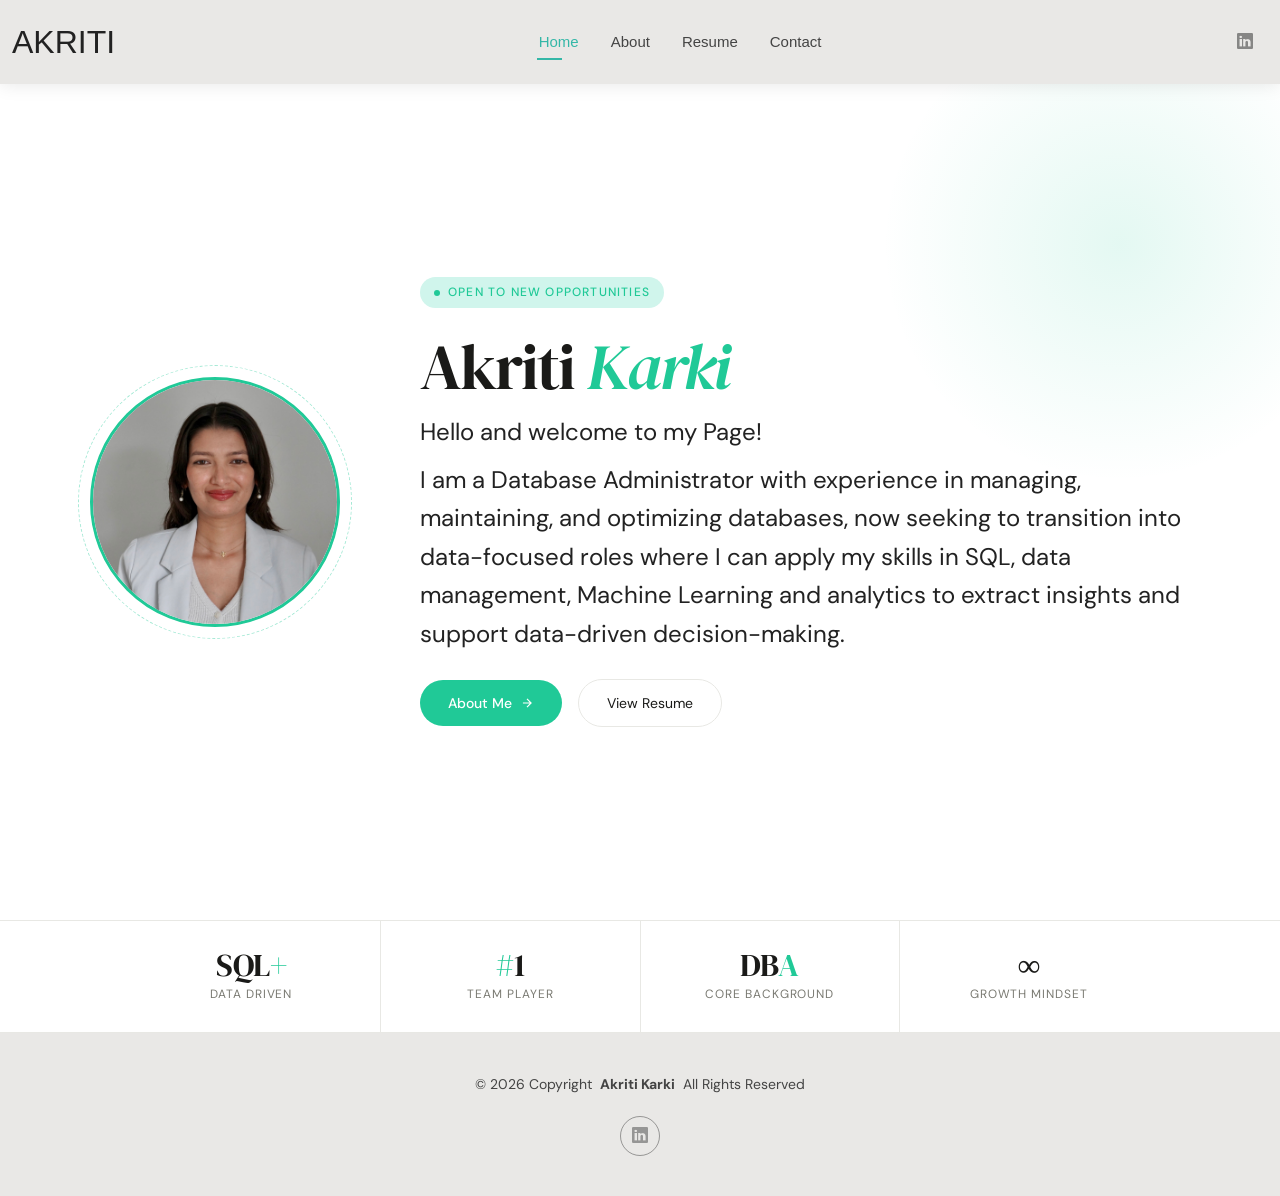
<file: index.html>
<!DOCTYPE html>
<html lang="en">

<head>
  <meta charset="utf-8">
  <meta content="width=device-width, initial-scale=1.0" name="viewport">
  <title>Akriti Karki</title>
  <meta name="description" content="Database Administrator transitioning into data-focused roles">

  <link href="https://fonts.googleapis.com" rel="preconnect">
  <link href="https://fonts.gstatic.com" rel="preconnect" crossorigin>
  <link href="https://fonts.googleapis.com/css2?family=DM+Sans:ital,opsz,wght@0,9..40,300;0,9..40,400;0,9..40,500;1,9..40,300&family=DM+Serif+Display:ital@0;1&display=swap" rel="stylesheet">

  <!-- Vendor CSS Files -->
  <link href="assets/vendor/bootstrap/css/bootstrap.min.css" rel="stylesheet">
  <link href="assets/vendor/bootstrap-icons/bootstrap-icons.css" rel="stylesheet">
  <link href="assets/vendor/aos/aos.css" rel="stylesheet">
  <link href="assets/vendor/swiper/swiper-bundle.min.css" rel="stylesheet">
  <link href="assets/vendor/glightbox/css/glightbox.min.css" rel="stylesheet">

  <!-- Main CSS File -->
  <link href="assets/css/main.css" rel="stylesheet">

  <style>
    *, *::before, *::after { box-sizing: border-box; margin: 0; padding: 0; }

    :root {
      --accent: #20c997;
      --accent-light: #d0f5ec;
      --bg: #fafaf9;
      --text: #1a1a18;
      --muted: #7a7a72;
      --border: #e8e8e4;
      --white: #ffffff;
    }

    html { scroll-behavior: smooth; }

    body {
      font-family: 'DM Sans', sans-serif;
      background: var(--bg);
      color: var(--text);
      font-size: 16px;
      line-height: 1.6;
      -webkit-font-smoothing: antialiased;
    }

    .hero {
      min-height: calc(100vh - 64px);
      display: flex;
      align-items: center;
      padding: 80px 32px;
      position: relative;
      overflow: hidden;
      background: var(--white);

    }

    

    .hero::after {
      content: '';
      position: absolute;
      top: -80px;
      right: -80px;
      width: 480px;
      height: 480px;
      background: radial-gradient(circle, rgba(32,201,151,0.12) 0%, transparent 70%);
      pointer-events: none;
    }

    .hero-inner {
      max-width: 1100px;
      margin: 0 auto;
      width: 100%;
      display: flex;
      align-items: center;
      gap: 80px;
      position: relative;
      z-index: 1;
    }

    .photo-wrap {
      flex-shrink: 0;
      position: relative;
    }

    .photo-ring {
      position: absolute;
      top: -12px; left: -12px; right: -12px; bottom: -12px;
      border-radius: 50%;
      border: 1px dashed rgba(32,201,151,0.4);
      animation: spin 18s linear infinite;
    }

    @keyframes spin { to { transform: rotate(360deg); } }

    .hero-text { flex: 1; }

    .hero-eyebrow {
      display: inline-flex;
      align-items: center;
      gap: 8px;
      background: var(--accent-light);
      color: var(--accent);
      font-size: 0.75rem;
      font-weight: 500;
      letter-spacing: 0.1em;
      text-transform: uppercase;
      padding: 6px 14px;
      border-radius: 100px;
      margin-bottom: 24px;
      opacity: 0;
      animation: fadeUp 0.6s 0.1s forwards;
    }

    .hero-eyebrow::before {
      content: '';
      width: 6px; height: 6px;
      border-radius: 50%;
      background: var(--accent);
    }

    .hero-name {
      font-family: 'DM Serif Display', serif;
      font-size: clamp(2.6rem, 5vw, 4rem);
      line-height: 1.1;
      letter-spacing: -0.03em;
      color: var(--text);
      margin-bottom: 8px;
      opacity: 0;
      animation: fadeUp 0.6s 0.2s forwards;
    }

    .hero-name em { font-style: italic; color: var(--accent); }

    .hero-role {
      font-size: 1rem;
      color: var(--muted);
      font-weight: 300;
      margin-bottom: 28px;
      opacity: 0;
      animation: fadeUp 0.6s 0.3s forwards;
    }

    .hero-desc {
      font-size: 0.95rem;
      color: var(--muted);
      line-height: 1.75;
      max-width: 480px;
      margin-bottom: 40px;
      opacity: 0;
      animation: fadeUp 0.6s 0.4s forwards;
    }

    .hero-desc strong { color: var(--text); font-weight: 500; }

    .hero-actions {
      display: flex;
      align-items: center;
      gap: 16px;
      opacity: 0;
      animation: fadeUp 0.6s 0.5s forwards;
    }

    .btn-primary {
      display: inline-flex;
      align-items: center;
      gap: 8px;
      background: var(--accent);
      color: var(--white);
      text-decoration: none;
      padding: 12px 28px;
      border-radius: 100px;
      font-size: 0.875rem;
      font-weight: 500;
      transition: all 0.2s;
    }

    .btn-primary:hover {
      background: #17a880;
      transform: translateY(-1px);
      box-shadow: 0 8px 24px rgba(32,201,151,0.3);
    }

    .btn-ghost {
      display: inline-flex;
      align-items: center;
      gap: 8px;
      color: var(--text);
      text-decoration: none;
      padding: 12px 28px;
      border-radius: 100px;
      font-size: 0.875rem;
      font-weight: 400;
      border: 1px solid var(--border);
      transition: all 0.2s;
    }

    .btn-ghost:hover { border-color: var(--accent); color: var(--accent); }

    .stats {
      border-top: 1px solid var(--border);
      border-bottom: 1px solid var(--border);
      background: var(--white);
    }

    .stats-inner {
      max-width: 1100px;
      margin: 0 auto;
      padding: 0 32px;
      display: flex;
      align-items: center;
    }

    .stat {
      flex: 1;
      padding: 28px 0;
      text-align: center;
      border-right: 1px solid var(--border);
    }

    .stat:last-child { border-right: none; }

    .stat-num {
      font-family: 'DM Serif Display', serif;
      font-size: 2rem;
      color: var(--text);
      line-height: 1;
      margin-bottom: 4px;
    }

    .stat-num span { color: var(--accent); }

    .stat-label {
      font-size: 0.75rem;
      color: var(--muted);
      text-transform: uppercase;
      letter-spacing: 0.08em;
    }

    @keyframes fadeUp {
      from { opacity: 0; transform: translateY(16px); }
      to   { opacity: 1; transform: translateY(0); }
    }

    @media (max-width: 768px) {
      .hero-inner { flex-direction: column; gap: 40px; text-align: center; }
      .hero-desc { max-width: 100%; }
      .hero-actions { justify-content: center; flex-wrap: wrap; }
      .stats-inner { flex-wrap: wrap; }
      .stat { flex: 1 1 50%; border-right: none; border-bottom: 1px solid var(--border); }
    }
  </style>
</head>

<body class="index-page">

  <!-- ORIGINAL HEADER -->
  <header id="header" class="header d-flex align-items-center light-background sticky-top">
    <div class="container-fluid position-relative d-flex align-items-center justify-content-between">

      <a href="index.html" class="logo d-flex align-items-center me-auto me-xl-0">
        <h1 class="sitename">Akriti</h1>
      </a>

      <nav id="navmenu" class="navmenu">
        <ul>
          <li><a href="index.html" class="active">Home</a></li>
          <li><a href="about.html">About</a></li>
          <li><a href="resume.html">Resume</a></li>
          <li><a href="contact.html">Contact</a></li>
        </ul>
        <i class="mobile-nav-toggle d-xl-none bi bi-list"></i>
      </nav>

      <div class="header-social-links">
        <a href="https://www.linkedin.com/in/aakaritee" class="linkedin"><i class="bi bi-linkedin"></i></a>
      </div>

    </div>
  </header>

  <main>

    <section class="hero">
      <div class="hero-inner">

        <div class="photo-wrap">
          <div class="photo-ring"></div>
          <img src="assets/img/DSC01319.jpeg" alt="Akriti Karki"
            style="width:250px;height:250px;border-radius:50%;object-fit:cover;border:3px solid #20c997;position:relative;z-index:1;">
        </div>

        <div class="hero-text">
          <div class="hero-eyebrow">Open to New Opportunities</div>
          <h1 class="hero-name">Akriti <em>Karki</em></h1>
          <p class="hero-role"><strong>Hello and welcome to my Page!</strong></p>
          <p >
            I am a Database Administrator with experience in managing, maintaining, and optimizing databases, now seeking to transition into data-focused roles where I can apply my skills in SQL, data management, Machine Learning and analytics to extract insights and support data-driven decision-making.
          </p>
          <br>
          <div class="hero-actions">
            <a href="about.html" class="btn-primary">
              About Me
              <svg width="14" height="14" viewBox="0 0 24 24" fill="none" stroke="currentColor" stroke-width="2"><path d="M5 12h14M12 5l7 7-7 7"/></svg>
            </a>
            <a href="resume.html" class="btn-ghost">View Resume</a>
          </div>
        </div>

      </div>
    </section>

    <div class="stats">
      <div class="stats-inner">
        <div class="stat">
          <div class="stat-num">SQL<span>+</span></div>
          <div class="stat-label">Data Driven</div>
        </div>
        <div class="stat">
          <div class="stat-num"><span>#</span>1</div>
          <div class="stat-label">Team Player</div>
        </div>
        <div class="stat">
          <div class="stat-num">DB<span>A</span></div>
          <div class="stat-label">Core Background</div>
        </div>
        <div class="stat">
          <div class="stat-num">∞<span></span></div>
          <div class="stat-label">Growth Mindset</div>
        </div>
      </div>
    </div>

  </main>

  <!-- ORIGINAL FOOTER -->
  <footer id="footer" class="footer light-background">
    <div class="container">
      <div class="copyright text-center">
        <p>© 2026 <span>Copyright</span> <strong class="px-1 sitename"> Akriti Karki</strong> <span>All Rights Reserved<br></span></p>
      </div>
      <div class="social-links d-flex justify-content-center">
        <a href="https://www.linkedin.com/in/aakaritee"><i class="bi bi-linkedin"></i></a>
      </div>
    </div>
  </footer>

  <!-- Scroll Top -->
  <a href="#" id="scroll-top" class="scroll-top d-flex align-items-center justify-content-center"><i class="bi bi-arrow-up-short"></i></a>

  <!-- Preloader -->
  <div id="preloader"></div>

  <!-- Vendor JS Files -->
  <script src="assets/vendor/bootstrap/js/bootstrap.bundle.min.js"></script>
  <script src="assets/vendor/php-email-form/validate.js"></script>
  <script src="assets/vendor/aos/aos.js"></script>
  <script src="assets/vendor/waypoints/noframework.waypoints.js"></script>
  <script src="assets/vendor/purecounter/purecounter_vanilla.js"></script>
  <script src="assets/vendor/swiper/swiper-bundle.min.js"></script>
  <script src="assets/vendor/glightbox/js/glightbox.min.js"></script>
  <script src="assets/vendor/imagesloaded/imagesloaded.pkgd.min.js"></script>
  <script src="assets/vendor/isotope-layout/isotope.pkgd.min.js"></script>
  <script src="assets/js/main.js"></script>

</body>
</html>
</file>
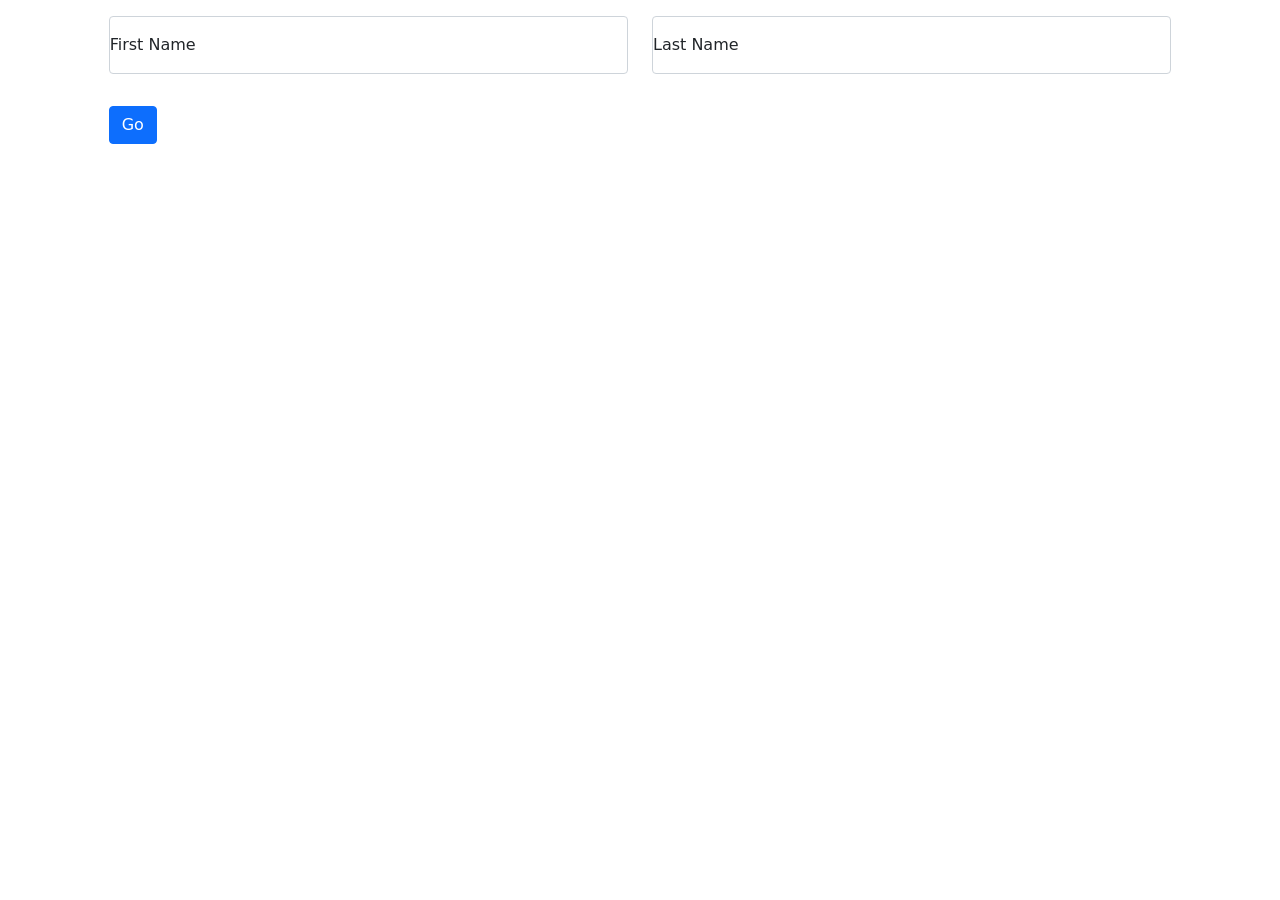
<file: Examples/BasicCGI/index.html>
<!DOCTYPE html>
<html>

<head>
  <!-- External Stylesheets for Bootstrap 5 -->
  <meta charset="utf-8">
  <meta name="viewport" content="width=device-width, initial-scale=1">
  <link href="../../assets/css/style.min.css" rel="stylesheet">

  <title>Put Your Name Here</title>

<body>

<form action="SayHello.py" class="simple-form " method="get">
	<div class="row mb-6">
		<div class="form-floating mb-3 mt-3 col-md-1"></div>
		<div class="form-floating mb-3 mt-3 col-md-5">
			<input id="fname" class="form-control" maxlength="30" id="fname" name="fname" placeholder="First name"
				required="true" type="text">
			<label for="fname">First Name</label>
		</div>
		<div class="form-floating mb-3 mt-3 col-md-5">
			<input id="lname" class="form-control" maxlength="30" id="lname" name="lname" placeholder="Last name"
				required="true" type="text">
			<label for="lname">Last Name</label>
		</div>
		<div class="form-floating mb-3 mt-3 col-md-1"></div>
	</div>
	<div class="row mb-6">
		<div class="form-floating mb-3 mt-3 col-md-1"></div>
		<div class="form-floating mb-3 mt-3 col-md-5">
			<button class="btn btn-primary" type="submit">Go</button>
		</div>
	</div>
</form>

</body>

</html>
</file>
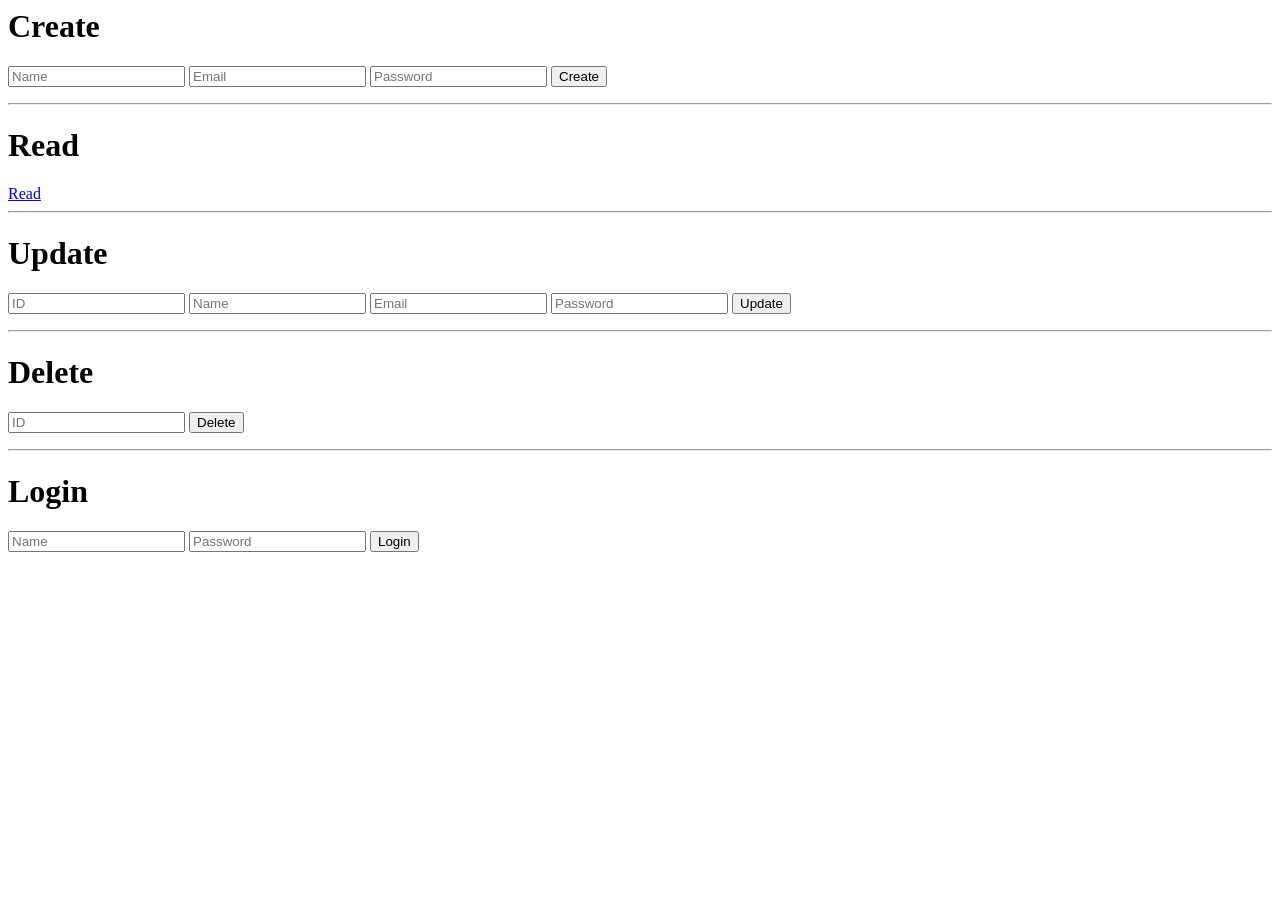
<file: Examples/Crud/index.html>
<html lang="en">
<head>
    <meta charset="UTF-8">
    <meta name="viewport" content="width=device-width, initial-scale=1.0">
    <title>Document</title>
</head>
<body>
    <h1>Create</h1>
    <form action="create.py" method="get">
        <input type="text" name="username" placeholder="Name">
        <input type="email" name="email" placeholder="Email">
        <input type="password" name="password" placeholder="Password">
        <input type="submit" value="Create">
    </form>
    <hr>
    <h1>Read</h1>
    <a href="read.py">Read</a>
    <hr>
    <h1>Update</h1>
    <form action="update.py" method="get">
        <input type="number" name="id2update" placeholder="ID">
        <input type="text" name="username" placeholder="Name">
        <input type="email" name="email" placeholder="Email">
        <input type="password" name="password" placeholder="Password">
        <input type="submit" value="Update">
    </form>
    <hr>
    <h1>Delete</h1>
    <form action="delete.py" method="get">
        <input type="number" name="id2delete" placeholder="ID">
        <input type="submit" value="Delete">
    </form>
    <hr>
    <h1>Login</h1>
    <form action="login.py" method="get">
        <input type="text" name="username" placeholder="Name">
        <input type="password" name="password" placeholder="Password">
        <input type="submit" value="Login">
    </form>
</body>
</html>
</file>
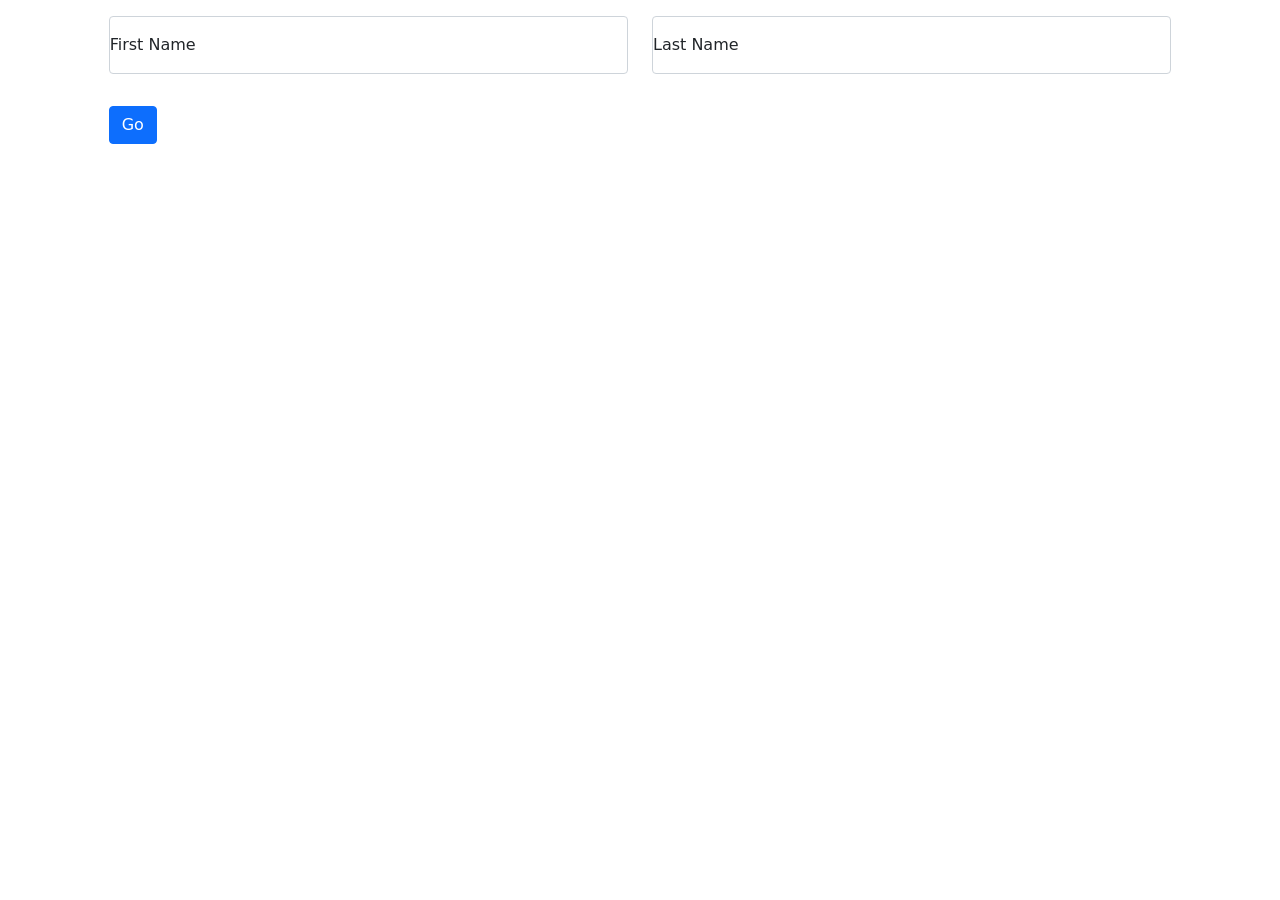
<file: Examples/Storage/index.html>
<!DOCTYPE html>
<html>

<head>
  <meta charset="utf-8">
  <meta name="viewport" content="width=device-width, initial-scale=1">
  <link href="../../assets/css/style.min.css" rel="stylesheet">

  <title>Python Storage Example</title>

<body>

<form action="storage.py" class="simple-form " method="get">
	<div class="row mb-6">
		<div class="form-floating mb-3 mt-3 col-md-1"></div>
		<div class="form-floating mb-3 mt-3 col-md-5">
			<input id="fname" class="form-control" maxlength="30" id="fname" name="fname" placeholder="First name"
				required="true" type="text">
			<label for="fname">First Name</label>
		</div>
		<div class="form-floating mb-3 mt-3 col-md-5">
			<input id="lname" class="form-control" maxlength="30" id="lname" name="lname" placeholder="Last name"
				required="true" type="text">
			<label for="lname">Last Name</label>
		</div>
		<div class="form-floating mb-3 mt-3 col-md-1"></div>
	</div>
	<div class="row mb-6">
		<div class="form-floating mb-3 mt-3 col-md-1"></div>
		<div class="form-floating mb-3 mt-3 col-md-5">
			<button class="btn btn-primary" type="submit">Go</button>
		</div>
	</div>
</form>

</body>

</html>
</file>
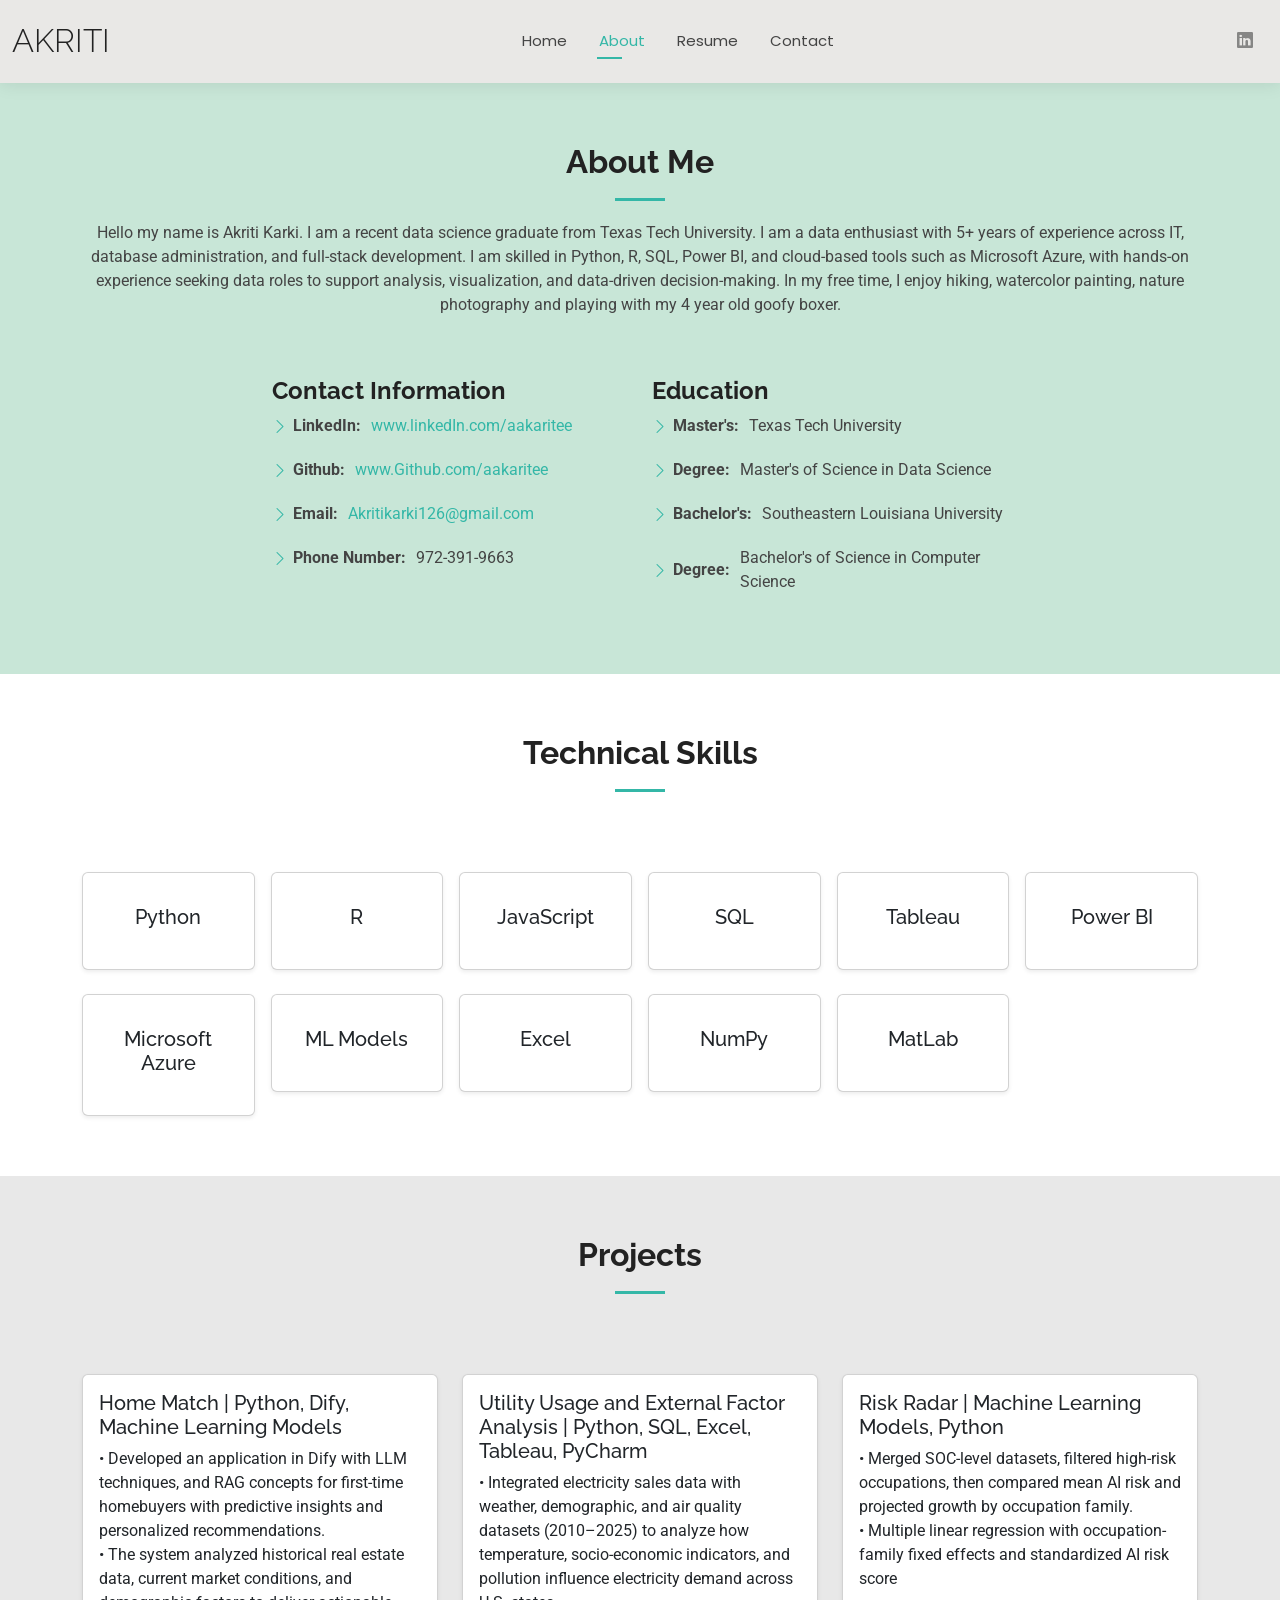
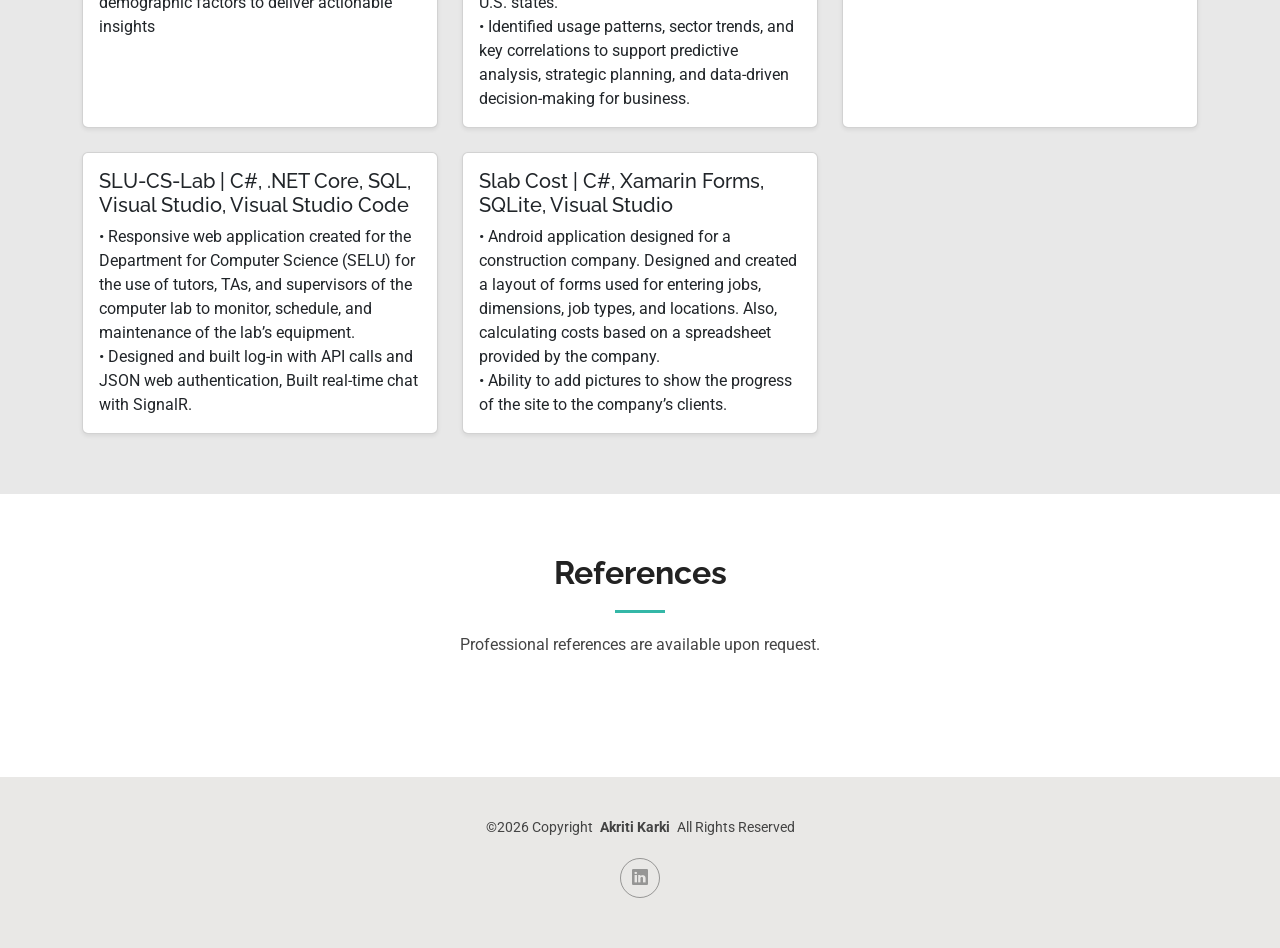
<file: about.html>
<!DOCTYPE html>
<html lang="en">

<head>
  <meta charset="utf-8">
  <meta content="width=device-width, initial-scale=1.0" name="viewport">
  <title>About Me</title>
  <meta name="description" content="">
  <meta name="keywords" content="">

  <!-- Favicons -->
  <link href="assets/img/favicon.png" rel="icon">
  <link href="assets/img/apple-touch-icon.png" rel="apple-touch-icon">

  <!-- Fonts -->
  <link href="https://fonts.googleapis.com" rel="preconnect">
  <link href="https://fonts.gstatic.com" rel="preconnect" crossorigin>
  <link href="https://fonts.googleapis.com/css2?family=Roboto:ital,wght@0,100;0,300;0,400;0,500;0,700;0,900;1,100;1,300;1,400;1,500;1,700;1,900&family=Poppins:ital,wght@0,100;0,200;0,300;0,400;0,500;0,600;0,700;0,800;0,900;1,100;1,200;1,300;1,400;1,500;1,600;1,700;1,800;1,900&family=Raleway:ital,wght@0,100;0,200;0,300;0,400;0,500;0,600;0,700;0,800;0,900;1,100;1,200;1,300;1,400;1,500;1,600;1,700;1,800;1,900&display=swap" rel="stylesheet">

  <!-- Vendor CSS Files -->
  <link href="assets/vendor/bootstrap/css/bootstrap.min.css" rel="stylesheet">
  <link href="assets/vendor/bootstrap-icons/bootstrap-icons.css" rel="stylesheet">
  <link href="assets/vendor/aos/aos.css" rel="stylesheet">
  <link href="assets/vendor/swiper/swiper-bundle.min.css" rel="stylesheet">
  <link href="assets/vendor/glightbox/css/glightbox.min.css" rel="stylesheet">

  <!-- Main CSS File -->
  <link href="assets/css/main.css" rel="stylesheet">

  <!-- =======================================================
  * Template Name: Kelly
  * Template URL: https://bootstrapmade.com/kelly-free-bootstrap-cv-resume-html-template/
  * Updated: Aug 07 2024 with Bootstrap v5.3.3
  * Author: BootstrapMade.com
  * License: https://bootstrapmade.com/license/
  ======================================================== -->
</head>

<body class="about-page">

  <header id="header" class="header d-flex align-items-center light-background sticky-top">
    <div class="container-fluid position-relative d-flex align-items-center justify-content-between">

      <a href="index.html" class="logo d-flex align-items-center me-auto me-xl-0">
        <!-- Uncomment the line below if you also wish to use an image logo -->
        <!-- <img src="assets/img/logo.png" alt=""> -->
        <h1 class="sitename">Akriti</h1>
      </a>

      <nav id="navmenu" class="navmenu">
        <ul>
          <li><a href="index.html">Home</a></li>
          <li><a href="about.html" class="active">About</a></li>
          <li><a href="resume.html">Resume</a></li>

          </li>
          <li><a href="contact.html">Contact</a></li>
        </ul>
        <i class="mobile-nav-toggle d-xl-none bi bi-list"></i>
      </nav>

      <div class="header-social-links">
         <a href="https://www.linkedIn.com/in/aakaritee" class="linkedin"><i class="bi bi-linkedin"></i></a>
      </div>

    </div>
  </header>

  <main class="main">

    <!-- About Section -->
    <section id="about" class="about section" style="background-color: #C8E6D7;">

      <!-- Section Title -->
      <div class="container section-title" data-aos="fade-up">
        <h2>About Me</h2>
<p>
  Hello my name is Akriti Karki. I am a recent data science graduate from Texas Tech University. I am a data enthusiast with 5+ years of experience across IT, database administration, and full-stack development.
I am skilled in Python, R, SQL, Power BI, and cloud-based tools such as Microsoft Azure, with hands-on experience
seeking data roles to support analysis, visualization, and data-driven decision-making.
In my free time, I enjoy hiking, watercolor painting, nature photography and playing with my 4 year old goofy boxer.

</p>      </div><!-- End Section Title -->

      <div class="container" data-aos="fade-up" data-aos-delay="100">

        <div class="row gy-4 justify-content-center">
          
          <div class="col-lg-8 content">           
            <div class="row">
              <div class="col-lg-6">
                <h2> Contact Information </h2>

                <ul>
                  <li><i class="bi bi-chevron-right"></i> <strong>LinkedIn:</strong> <span><a href="https://www.linkedIn.com/in/aakaritee" target="_blank">www.linkedIn.com/aakaritee</a></span></li>
                  <li><i class="bi bi-chevron-right"></i> <strong>Github:</strong> <span><a href="https://www.Github.com/aakaritee" target="_blank">www.Github.com/aakaritee</a></span></li>
                  <li><i class="bi bi-chevron-right"></i> <strong>Email:</strong> <span> <a href="mailto:Akritikarki126@gmail.com" target="_blank">Akritikarki126@gmail.com</a></span></li>
                  <li><i class="bi bi-chevron-right"></i> <strong>Phone Number:</strong> <span> 972-391-9663 </span></li>

                </ul>
              </div>
              <div class="col-lg-6">
                <h2> Education </h2>
                <ul>
                  <li><i class="bi bi-chevron-right"></i> <strong>Master's:</strong> <span> Texas Tech University</span></li>
                  <li><i class="bi bi-chevron-right"></i> <strong>Degree:</strong> <span>  Master's of Science in Data Science</span></li>
                  <li><i class="bi bi-chevron-right"></i> <strong>Bachelor's:</strong> <span> Southeastern Louisiana University</span></li>
                  <li><i class="bi bi-chevron-right"></i> <strong>Degree:</strong> <span>  Bachelor's of Science in Computer Science</span></li>
                </ul>
              </div>
            </div>
           <!---<p class="py-3">
              I'm always open to connecting with like-minded individuals who are passionate about data, technology, and continuous learning. Whether you're interested in collaboration, sharing ideas, or simply having a conversation, feel free to reach out through my Contact Me page! I’d love to hear from you!

            </p> -->
          </div>
        </div>
      </div>
    </section><!-- /About Section -->

    <!-- Skills Section -->
    <section id="skills" class="skills section">

  <!-- Section Title -->
  <div class="container section-title" data-aos="fade-up">
    <h2>Technical Skills</h2>
  </div><!-- End Section Title -->

  <div class="container" data-aos="fade-up" data-aos-delay="100">

    <div class="row g-3">

      <div class="col-lg-2 col-md-4 col-6">
        <div class="card text-center p-3 shadow-sm">
          <div class="card-body">
            <h5 class="card-title">Python</h5>
          </div>
        </div>
      </div>

      <div class="col-lg-2 col-md-4 col-6">
        <div class="card text-center p-3 shadow-sm">
          <div class="card-body">
            <h5 class="card-title">R</h5>
          </div>
        </div>
      </div>

      <div class="col-lg-2 col-md-4 col-6">
        <div class="card text-center p-3 shadow-sm">
          <div class="card-body">
            <h5 class="card-title">JavaScript</h5>
          </div>
        </div>
      </div>

      <div class="col-lg-2 col-md-4 col-6">
        <div class="card text-center p-3 shadow-sm">
          <div class="card-body">
            <h5 class="card-title">SQL</h5>
          </div>
        </div>
      </div>

      <div class="col-lg-2 col-md-4 col-6">
        <div class="card text-center p-3 shadow-sm">
          <div class="card-body">
            <h5 class="card-title">Tableau</h5>
          </div>
        </div>
      </div>

      <div class="col-lg-2 col-md-4 col-6">
        <div class="card text-center p-3 shadow-sm">
          <div class="card-body">
            <h5 class="card-title">Power BI</h5>
          </div>
        </div>
      </div>

    </div>

    <!-- Second Row of Skills -->
    <div class="row g-3 mt-2">

      <div class="col-lg-2 col-md-4 col-6">
        <div class="card text-center p-3 shadow-sm">
          <div class="card-body">
            <h5 class="card-title">Microsoft Azure</h5>
          </div>
        </div>
      </div>

      <div class="col-lg-2 col-md-4 col-6">
        <div class="card text-center p-3 shadow-sm">
          <div class="card-body">
            <h5 class="card-title">ML Models</h5>
          </div>
        </div>
      </div>

      <div class="col-lg-2 col-md-4 col-6">
        <div class="card text-center p-3 shadow-sm">
          <div class="card-body">
            <h5 class="card-title">Excel</h5>
          </div>
        </div>
      </div>

      <div class="col-lg-2 col-md-4 col-6">
        <div class="card text-center p-3 shadow-sm">
          <div class="card-body">
            <h5 class="card-title">NumPy</h5>
          </div>
        </div>
      </div>

      <div class="col-lg-2 col-md-4 col-6">
        <div class="card text-center p-3 shadow-sm">
          <div class="card-body">
            <h5 class="card-title">MatLab</h5>
          </div>
        </div>
      </div>

    </div><!-- End Second Row -->

  </div>


</section><!-- /Skills Section -->


<section id="stats" class="stats section" style="background-color: #E8E8E8;">

      <!-- Section Title -->
      <div class="container section-title" data-aos="fade-up">
        <h2>Projects</h2>

      </div><!-- End Section Title -->

      <div class="container" data-aos="fade-up" data-aos-delay="100">
        <div class="row g-4">
          <div class="col-lg-4 col-md-6">
            <div class="card shadow-sm h-100">
              <div class="card-body">
                <h5 class="card-title">Home Match | Python, Dify, Machine Learning Models</h5>
                <p class="card-text">• Developed an application in Dify with LLM techniques, and RAG concepts for first-time homebuyers with
predictive insights and personalized recommendations.
<br>
• The system analyzed historical real estate data, current market conditions, and demographic factors to deliver
actionable insights</p>
              </div>
            </div>
          </div>
          <div class="col-lg-4 col-md-6">
            <div class="card shadow-sm h-100">
              <div class="card-body">
                <h5 class="card-title">Utility Usage and External Factor Analysis | Python, SQL, Excel, Tableau, PyCharm</h5>
                <p class="card-text">• Integrated electricity sales data with weather, demographic, and air quality datasets (2010–2025) to analyze how
temperature, socio-economic indicators, and pollution influence electricity demand across U.S. states.<br>
• Identified usage patterns, sector trends, and key correlations to support predictive analysis, strategic planning, and
data-driven decision-making for business.</p>
              </div>
            </div>
          </div>
          <div class="col-lg-4 col-md-6">
            <div class="card shadow-sm h-100">
              <div class="card-body">
                <h5 class="card-title">Risk Radar | Machine Learning Models, Python</h5>
                <p class="card-text">• Merged SOC-level datasets, filtered high-risk occupations, then compared mean AI risk and projected growth by occupation family. 
                  <br>• Multiple linear regression with occupation-family fixed effects and standardized AI risk score

                </p>
              </div>
            </div>
          </div>
          <div class="col-lg-4 col-md-6">
            <div class="card shadow-sm h-100">
              <div class="card-body">
                <h5 class="card-title">SLU-CS-Lab | C#, .NET Core, SQL, Visual Studio, Visual Studio Code</h5>
                <p class="card-text">• Responsive web application created for the Department for Computer Science (SELU) for the use of tutors, TAs,
and supervisors of the computer lab to monitor, schedule, and maintenance of the lab’s equipment.<br>
• Designed and built log-in with API calls and JSON web authentication, Built real-time chat with SignalR.</p>
              </div>
            </div>
          </div>
          <div class="col-lg-4 col-md-6">
            <div class="card shadow-sm h-100">
              <div class="card-body">
                <h5 class="card-title">Slab Cost | C#, Xamarin Forms, SQLite, Visual Studio</h5>
                <p class="card-text">•	Android application designed for a construction company. Designed and created a layout of forms used for entering jobs, dimensions, job types, and locations. Also, calculating costs based on a spreadsheet provided by the company.
                   <br>• Ability to add pictures to show the progress of the site to the company’s clients. </p>
              </div>
            </div>
          </div>
          <!----<div class="col-lg-4 col-md-6">
            <div class="card shadow-sm h-100">
              <div class="card-body">
                <h5 class="card-title">Project Six</h5>
                <p class="card-text">Interactive dashboard prototype using web and BI tools.</p>
              </div>
            </div>
          </div>
          ---->
        </div>
      </div>

    </section><!-- /Stats Section -->


    <!-- Stats Section -->
    <section id="stats" class="stats section" >

      <!-- Section Title -->
      <div class="container section-title" data-aos="fade-up">
        <h2>References</h2>
        <p>Professional references are available upon request.</p>
      </div><!-- End Section Title -->

      

    </section><!-- /Stats Section -->

    <!-- Testimonials Section -->
    

  </main>

  <footer id="footer" class="footer light-background">

    <div class="container">
      <div class="copyright text-center ">
        <p>©2026 <span>Copyright</span> <strong class="px-1 sitename">Akriti Karki</strong> <span>All Rights Reserved<br></span></p>
      </div>
      <div class="social-links d-flex justify-content-center">
        <a href="https://www.linkedin.com/in/aakaritee"><i class="bi bi-linkedin"></i></a>
      </div>
      <div class="credits">
        <!-- All the links in the footer should remain intact. -->
        <!-- You can delete the links only if you've purchased the pro version. -->
        <!-- Licensing information: https://bootstrapmade.com/license/ -->
        <!-- Purchase the pro version with working PHP/AJAX contact form: [buy-url] -->
  
      </div>
    </div>

  </footer>

  <!-- Scroll Top -->
  <a href="https://www.linkedin.com/in/aakaritee" id="scroll-top" class="scroll-top d-flex align-items-center justify-content-center"><i class="bi bi-arrow-up-short"></i></a>


  <!-- Preloader -->
  <div id="preloader"></div>

  <!-- Vendor JS Files -->
  <script src="assets/vendor/bootstrap/js/bootstrap.bundle.min.js"></script>
  <script src="assets/vendor/php-email-form/validate.js"></script>
  <script src="assets/vendor/aos/aos.js"></script>
  <script src="assets/vendor/waypoints/noframework.waypoints.js"></script>
  <script src="assets/vendor/purecounter/purecounter_vanilla.js"></script>
  <script src="assets/vendor/swiper/swiper-bundle.min.js"></script>
  <script src="assets/vendor/glightbox/js/glightbox.min.js"></script>
  <script src="assets/vendor/imagesloaded/imagesloaded.pkgd.min.js"></script>
  <script src="assets/vendor/isotope-layout/isotope.pkgd.min.js"></script>

  <!-- Main JS File -->
  <script src="assets/js/main.js"></script>

</body>

</html>
</file>
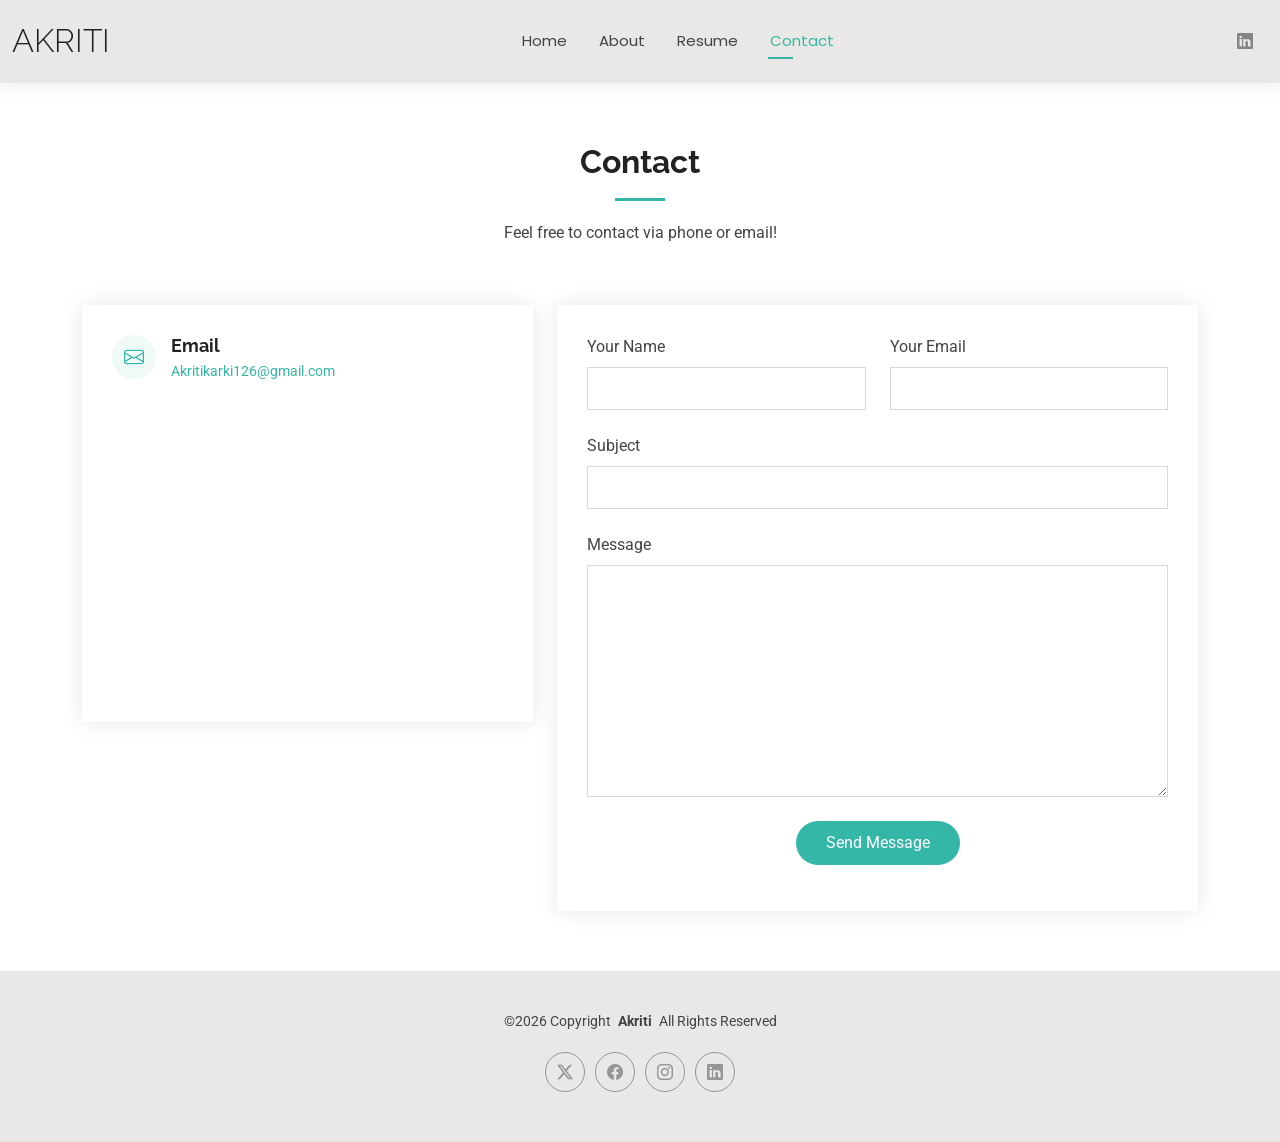
<file: contact copy.html>
<script>

  const EMAILJS_PUBLIC_KEY  = "YOUR_PUBLIC_KEY";
const EMAILJS_SERVICE_ID  = "YOUR_SERVICE_ID";
const EMAILJS_TEMPLATE_ID = "YOUR_TEMPLATE_ID";
</script>
<!DOCTYPE html>
<html lang="en">

<head>
  <meta charset="utf-8">
  <meta content="width=device-width, initial-scale=1.0" name="viewport">
  <title>Contact </title>
  <meta name="description" content="">
  <meta name="keywords" content="">

  <!-- Favicons -->
  <link href="assets/img/favicon.png" rel="icon">
  <link href="assets/img/apple-touch-icon.png" rel="apple-touch-icon">

  <!-- Fonts -->
  <link href="https://fonts.googleapis.com" rel="preconnect">
  <link href="https://fonts.gstatic.com" rel="preconnect" crossorigin>
  <link href="https://fonts.googleapis.com/css2?family=Roboto:ital,wght@0,100;0,300;0,400;0,500;0,700;0,900;1,100;1,300;1,400;1,500;1,700;1,900&family=Poppins:ital,wght@0,100;0,200;0,300;0,400;0,500;0,600;0,700;0,800;0,900;1,100;1,200;1,300;1,400;1,500;1,600;1,700;1,800;1,900&family=Raleway:ital,wght@0,100;0,200;0,300;0,400;0,500;0,600;0,700;0,800;0,900;1,100;1,200;1,300;1,400;1,500;1,600;1,700;1,800;1,900&display=swap" rel="stylesheet">

  <!-- Vendor CSS Files -->
  <link href="assets/vendor/bootstrap/css/bootstrap.min.css" rel="stylesheet">
  <link href="assets/vendor/bootstrap-icons/bootstrap-icons.css" rel="stylesheet">
  <link href="assets/vendor/aos/aos.css" rel="stylesheet">
  <link href="assets/vendor/swiper/swiper-bundle.min.css" rel="stylesheet">
  <link href="assets/vendor/glightbox/css/glightbox.min.css" rel="stylesheet">

  <!-- Main CSS File -->
  <link href="assets/css/main.css" rel="stylesheet">

  <!-- =======================================================
  * Template Name: Kelly
  * Template URL: https://bootstrapmade.com/kelly-free-bootstrap-cv-resume-html-template/
  * Updated: Aug 07 2024 with Bootstrap v5.3.3
  * Author: BootstrapMade.com
  * License: https://bootstrapmade.com/license/
  ======================================================== -->
</head>

<body class="contact-page">

  <header id="header" class="header d-flex align-items-center light-background sticky-top">
    <div class="container-fluid position-relative d-flex align-items-center justify-content-between">

      <a href="index.html" class="logo d-flex align-items-center me-auto me-xl-0">
        <!-- Uncomment the line below if you also wish to use an image logo -->
        <!-- <img src="assets/img/logo.png" alt=""> -->
        <h1 class="sitename">Akriti</h1>
      </a>

      <nav id="navmenu" class="navmenu">
        <ul>
          <li><a href="index.html">Home</a></li>
          <li><a href="about.html">About</a></li>
          <li><a href="resume.html">Resume</a></li>
          </li>
          <li><a href="contact.html" class="active">Contact</a></li>
        </ul>
        <i class="mobile-nav-toggle d-xl-none bi bi-list"></i>
      </nav>
    <div class="header-social-links">  
        <a href="www.linkedIn.com/aakaritee" class="linkedin"><i class="bi bi-linkedin"></i></a>
      </div>

    </div>
  </header>

  <main class="main">

    <!-- Contact Section -->
    <section id="contact" class="contact section">

      <!-- Section Title -->
      <div class="container section-title" data-aos="fade-up">
        <h2>Contact</h2>
        <p>Feel free to contact via phone or email!<p>
      </div><!-- End Section Title -->

      <div class="container" data-aos="fade-up" data-aos-delay="100">

        <div class="row gy-4">

          <div class="col-lg-5">

            <div class="info-wrap">
              

              

              <div class="info-item d-flex" data-aos="fade-up" data-aos-delay="400">
                <i class="bi bi-envelope flex-shrink-0"></i>
                <div>
                  <h3>Email</h3>
                  <p><a href="mailto:akritikarki126@gmail.com">Akritikarki126@gmail.com</a></p>
                </div>
                

              
              </div><!-- End Info Item -->
              <iframe src="https://www.google.com/maps/embed?pb=!1m18!1m12!1m3!1d6647.603606893961!2d-101.8751391!3d33.584494899999996!2m3!1f0!2f0!3f0!3m2!1i1024!2i768!4f13.1!3m3!1m2!1s0x8640c413f31ec847%3A0x52db374b7b07849!2sTexas%20Tech%20University!5e0!3m2!1sen!2sus!4v1752859173404!5m2!1sen!2sus" frameborder="0" style="border:0; width: 100%; height: 270px;" allowfullscreen="" loading="lazy" referrerpolicy="no-referrer-when-downgrade"></iframe>
            </div>
          </div>

          <div class="col-lg-7">
            <form id = "contact" action="contact.py" method="get" class="php-email-form" data-aos="fade-up" data-aos-delay="200">
              <div class="row gy-4">

                <div class="col-md-6">
                  <label for="name-field" class="pb-2">Your Name</label>
                  <input type="text" name="name" id="name-field" class="form-control" required="">
                </div>

                <div class="col-md-6">
                  <label for="email-field" class="pb-2">Your Email</label>
                  <input type="email" class="form-control" name="email" id="email-field" required="">
                </div>

                <div class="col-md-12">
                  <label for="subject-field" class="pb-2">Subject</label>
                  <input type="text" class="form-control" name="subject" id="subject-field" required="">
                </div>

                <div class="col-md-12">
                  <label for="message-field" class="pb-2">Message</label>
                  <textarea class="form-control" name="message" rows="10" id="message-field" required=""></textarea>
                </div>

                <div class="col-md-12 text-center">
                  <div class="loading">Loading</div>
                  <div class="error-message"></div>
                  <div class="sent-message">Your message has been sent. Thank you!</div>

                  <button type="submit">Send Message</button>
                 
                </div>

              </div>
            </form>
          </div><!-- End Contact Form -->

        </div>

      </div>

    </section><!-- /Contact Section -->

  </main>

  <footer id="footer" class="footer light-background">

    <div class="container">
      <div class="copyright text-center ">
        <p>©2026 <span>Copyright</span> <strong class="px-1 sitename">Akriti</strong> <span>All Rights Reserved<br></span></p>
      </div>
      <div class="social-links d-flex justify-content-center">
        <a href=""><i class="bi bi-twitter-x"></i></a>
        <a href=""><i class="bi bi-facebook"></i></a>
        <a href=""><i class="bi bi-instagram"></i></a>
        <a href=""><i class="bi bi-linkedin"></i></a>
      </div>
      <div class="credits">
        <!-- All the links in the footer should remain intact. -->
        <!-- You can delete the links only if you've purchased the pro version. -->
        <!-- Licensing information: https://bootstrapmade.com/license/ -->
        <!-- Purchase the pro version with working PHP/AJAX contact form: [buy-url] -->
      </div>
    </div>

  </footer>

  <!-- Scroll Top -->
  <a href="#" id="scroll-top" class="scroll-top d-flex align-items-center justify-content-center"><i class="bi bi-arrow-up-short"></i></a>

  <!-- Preloader -->
  <div id="preloader"></div>

  <!-- Vendor JS Files -->
  <script src="assets/vendor/bootstrap/js/bootstrap.bundle.min.js"></script>
  <script src="assets/vendor/php-email-form/validate.js"></script>
  <script src="assets/vendor/aos/aos.js"></script>
  <script src="assets/vendor/waypoints/noframework.waypoints.js"></script>
  <script src="assets/vendor/purecounter/purecounter_vanilla.js"></script>
  <script src="assets/vendor/swiper/swiper-bundle.min.js"></script>
  <script src="assets/vendor/glightbox/js/glightbox.min.js"></script>
  <script src="assets/vendor/imagesloaded/imagesloaded.pkgd.min.js"></script>
  <script src="assets/vendor/isotope-layout/isotope.pkgd.min.js"></script>

  <!-- Main JS File -->
  <script src="assets/js/main.js"></script>

  <script>
  document.getElementById('contact').addEventListener('submit', function(e) {
    e.preventDefault();
    var form = e.target;
    var params = new URLSearchParams(new FormData(form)).toString();
    var xhr = new XMLHttpRequest();
    xhr.open('GET', form.action + '?' + params);
    xhr.onload = function() {
      document.getElementById('contact-response').innerHTML = xhr.responseText;
    };
    xhr.onerror = function() {
      document.getElementById('contact-response').innerHTML = '<div class="text-danger">Error sending message.</div>';
    };
    xhr.send();
  });
  </script>

</body>

</html>
</file>
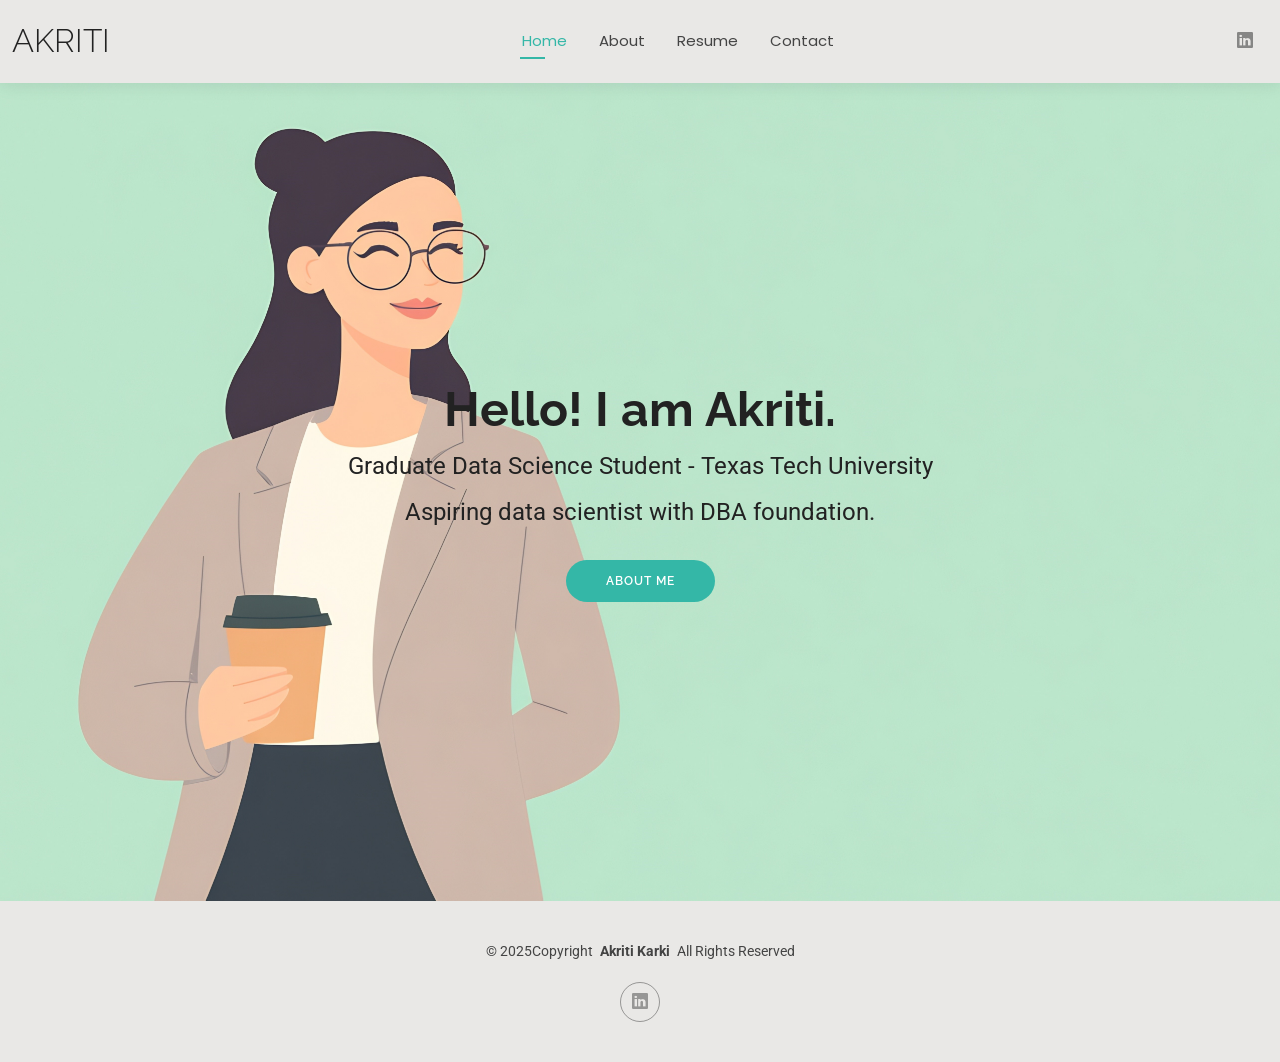
<file: default.html>
<!DOCTYPE html>
<html lang="en">

<head>
  <meta charset="utf-8">
  <meta content="width=device-width, initial-scale=1.0" name="viewport">
  <title>Akriti Karki</title>
  <meta name="description" content="">
  <meta name="keywords" content="">

  <!-- Favicons -->
  <link href="assets/img/favicon.png" rel="icon">
  <link href="assets/img/apple-touch-icon.png" rel="apple-touch-icon">

  <!-- Fonts -->
  <link href="https://fonts.googleapis.com" rel="preconnect">
  <link href="https://fonts.gstatic.com" rel="preconnect" crossorigin>
  <link href="https://fonts.googleapis.com/css2?family=Roboto:ital,wght@0,100;0,300;0,400;0,500;0,700;0,900;1,100;1,300;1,400;1,500;1,700;1,900&family=Poppins:ital,wght@0,100;0,200;0,300;0,400;0,500;0,600;0,700;0,800;0,900;1,100;1,200;1,300;1,400;1,500;1,600;1,700;1,800;1,900&family=Raleway:ital,wght@0,100;0,200;0,300;0,400;0,500;0,600;0,700;0,800;0,900;1,100;1,200;1,300;1,400;1,500;1,600;1,700;1,800;1,900&display=swap" rel="stylesheet">

  <!-- Vendor CSS Files -->
  <link href="assets/vendor/bootstrap/css/bootstrap.min.css" rel="stylesheet">
  <link href="assets/vendor/bootstrap-icons/bootstrap-icons.css" rel="stylesheet">
  <link href="assets/vendor/aos/aos.css" rel="stylesheet">
  <link href="assets/vendor/swiper/swiper-bundle.min.css" rel="stylesheet">
  <link href="assets/vendor/glightbox/css/glightbox.min.css" rel="stylesheet">

  <!-- Main CSS File -->
  <link href="assets/css/main.css" rel="stylesheet">

  <!-- =======================================================
  * Template Name: Kelly
  * Template URL: https://bootstrapmade.com/kelly-free-bootstrap-cv-resume-html-template/
  * Updated: Aug 07 2024 with Bootstrap v5.3.3
  * Author: BootstrapMade.com
  * License: https://bootstrapmade.com/license/
  ======================================================== -->
</head>

<body class="index-page">

  <header id="header" class="header d-flex align-items-center light-background sticky-top">
    <div class="container-fluid position-relative d-flex align-items-center justify-content-between">

      <a href="index.html" class="logo d-flex align-items-center me-auto me-xl-0">
        <!-- Uncomment the line below if you also wish to use an image logo -->
        <!-- <img src="assets/img/logo.png" alt=""> -->
        <h1 class="sitename">Akriti</h1>
      </a>

      <nav id="navmenu" class="navmenu">
        <ul>
          <li><a href="index.html" class="active">Home</a></li>
          <li><a href="about.html">About</a></li>
          <li><a href="resume.html">Resume</a></li>

          </li>
          <li><a href="contact.html">Contact</a></li>
        </ul>
        <i class="mobile-nav-toggle d-xl-none bi bi-list"></i>
      </nav>

      <div class="header-social-links">  
        <a href="www.linkedIn.com/in/aakaritee" class="linkedin"><i class="bi bi-linkedin"></i></a>
      </div>

    </div>
  </header>

  <main class="main">

    <!-- Hero Section -->
    <section id="hero" class="hero section">

      <img src="assets/img/hero-bg.jpg" alt="" data-aos="fade-in">

      <div class="container text-center" data-aos="zoom-out" data-aos-delay="100">
        <div class="row justify-content-center">
          <div class="col-lg-8">
            <h2>Hello! I am Akriti.</h2>
            <p>Graduate Data Science Student - Texas Tech University</p>
              <p>Aspiring data scientist with DBA foundation. </p>
            <a href="about.html" class="btn-get-started">About Me</a>
          </div>
        </div>
      </div>

    </section><!-- /Hero Section -->

  </main>

  <footer id="footer" class="footer light-background">

    <div class="container">
      <div class="copyright text-center ">
        <p>© 2025<span>Copyright</span> <strong class="px-1 sitename"> Akriti Karki</strong> <span>All Rights Reserved<br></span></p>
      </div>
      <div class="social-links d-flex justify-content-center">
       
        <a href="www.linkedIn.com/in/aakaritee"><i class="bi bi-linkedin"></i></a>
      </div>
        <!-- All the links in the footer should remain intact. -->
        <!-- You can delete the links only if you've purchased the pro version. -->
        <!-- Licensing information: https://bootstrapmade.com/license/ -->
        <!-- Purchase the pro version with working PHP/AJAX contact form: [buy-url] -->
        
    </div>

  </footer>

  <!-- Scroll Top -->
  <a href="#" id="scroll-top" class="scroll-top d-flex align-items-center justify-content-center"><i class="bi bi-arrow-up-short"></i></a>

  <!-- Preloader -->
  <div id="preloader"></div>

  <!-- Vendor JS Files -->
  <script src="assets/vendor/bootstrap/js/bootstrap.bundle.min.js"></script>
  <script src="assets/vendor/php-email-form/validate.js"></script>
  <script src="assets/vendor/aos/aos.js"></script>
  <script src="assets/vendor/waypoints/noframework.waypoints.js"></script>
  <script src="assets/vendor/purecounter/purecounter_vanilla.js"></script>
  <script src="assets/vendor/swiper/swiper-bundle.min.js"></script>
  <script src="assets/vendor/glightbox/js/glightbox.min.js"></script>
  <script src="assets/vendor/imagesloaded/imagesloaded.pkgd.min.js"></script>
  <script src="assets/vendor/isotope-layout/isotope.pkgd.min.js"></script>

  <!-- Main JS File -->
  <script src="assets/js/main.js"></script>

</body>

</html>
</file>
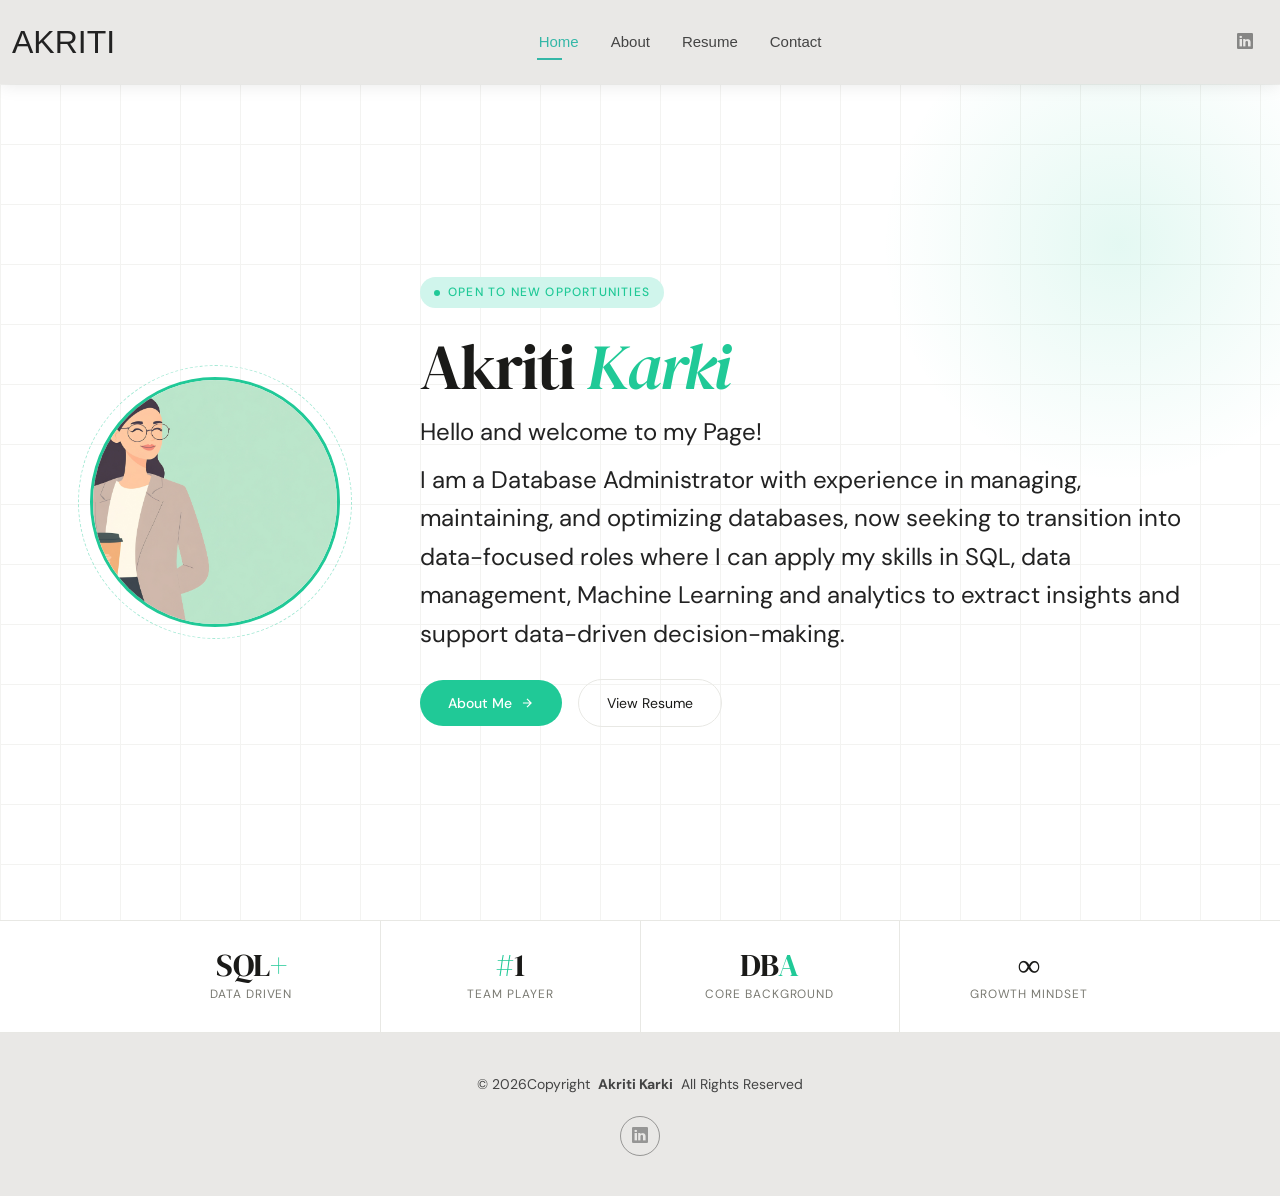
<file: index copy.html>
<!DOCTYPE html>
<html lang="en">

<head>
  <meta charset="utf-8">
  <meta content="width=device-width, initial-scale=1.0" name="viewport">
  <title>Akriti Karki</title>
  <meta name="description" content="Database Administrator transitioning into data-focused roles">

  <link href="https://fonts.googleapis.com" rel="preconnect">
  <link href="https://fonts.gstatic.com" rel="preconnect" crossorigin>
  <link href="https://fonts.googleapis.com/css2?family=DM+Sans:ital,opsz,wght@0,9..40,300;0,9..40,400;0,9..40,500;1,9..40,300&family=DM+Serif+Display:ital@0;1&display=swap" rel="stylesheet">

  <!-- Vendor CSS Files -->
  <link href="assets/vendor/bootstrap/css/bootstrap.min.css" rel="stylesheet">
  <link href="assets/vendor/bootstrap-icons/bootstrap-icons.css" rel="stylesheet">
  <link href="assets/vendor/aos/aos.css" rel="stylesheet">
  <link href="assets/vendor/swiper/swiper-bundle.min.css" rel="stylesheet">
  <link href="assets/vendor/glightbox/css/glightbox.min.css" rel="stylesheet">

  <!-- Main CSS File -->
  <link href="assets/css/main.css" rel="stylesheet">

  <style>
    *, *::before, *::after { box-sizing: border-box; margin: 0; padding: 0; }

    :root {
      --accent: #20c997;
      --accent-light: #d0f5ec;
      --bg: #fafaf9;
      --text: #1a1a18;
      --muted: #7a7a72;
      --border: #e8e8e4;
      --white: #ffffff;
    }

    html { scroll-behavior: smooth; }

    body {
      font-family: 'DM Sans', sans-serif;
      background: var(--bg);
      color: var(--text);
      font-size: 16px;
      line-height: 1.6;
      -webkit-font-smoothing: antialiased;
    }

    .hero {
      min-height: calc(100vh - 64px);
      display: flex;
      align-items: center;
      padding: 80px 32px;
      position: relative;
      overflow: hidden;
    }

    .hero::before {
      content: '';
      position: absolute;
      inset: 0;
      background-image:
        linear-gradient(var(--border) 1px, transparent 1px),
        linear-gradient(90deg, var(--border) 1px, transparent 1px);
      background-size: 60px 60px;
      opacity: 0.5;
      pointer-events: none;
    }

    .hero::after {
      content: '';
      position: absolute;
      top: -80px;
      right: -80px;
      width: 480px;
      height: 480px;
      background: radial-gradient(circle, rgba(32,201,151,0.12) 0%, transparent 70%);
      pointer-events: none;
    }

    .hero-inner {
      max-width: 1100px;
      margin: 0 auto;
      width: 100%;
      display: flex;
      align-items: center;
      gap: 80px;
      position: relative;
      z-index: 1;
    }

    .photo-wrap {
      flex-shrink: 0;
      position: relative;
    }

    .photo-ring {
      position: absolute;
      top: -12px; left: -12px; right: -12px; bottom: -12px;
      border-radius: 50%;
      border: 1px dashed rgba(32,201,151,0.4);
      animation: spin 18s linear infinite;
    }

    @keyframes spin { to { transform: rotate(360deg); } }

    .hero-text { flex: 1; }

    .hero-eyebrow {
      display: inline-flex;
      align-items: center;
      gap: 8px;
      background: var(--accent-light);
      color: var(--accent);
      font-size: 0.75rem;
      font-weight: 500;
      letter-spacing: 0.1em;
      text-transform: uppercase;
      padding: 6px 14px;
      border-radius: 100px;
      margin-bottom: 24px;
      opacity: 0;
      animation: fadeUp 0.6s 0.1s forwards;
    }

    .hero-eyebrow::before {
      content: '';
      width: 6px; height: 6px;
      border-radius: 50%;
      background: var(--accent);
    }

    .hero-name {
      font-family: 'DM Serif Display', serif;
      font-size: clamp(2.6rem, 5vw, 4rem);
      line-height: 1.1;
      letter-spacing: -0.03em;
      color: var(--text);
      margin-bottom: 8px;
      opacity: 0;
      animation: fadeUp 0.6s 0.2s forwards;
    }

    .hero-name em { font-style: italic; color: var(--accent); }

    .hero-role {
      font-size: 1rem;
      color: var(--muted);
      font-weight: 300;
      margin-bottom: 28px;
      opacity: 0;
      animation: fadeUp 0.6s 0.3s forwards;
    }

    .hero-desc {
      font-size: 0.95rem;
      color: var(--muted);
      line-height: 1.75;
      max-width: 480px;
      margin-bottom: 40px;
      opacity: 0;
      animation: fadeUp 0.6s 0.4s forwards;
    }

    .hero-desc strong { color: var(--text); font-weight: 500; }

    .hero-actions {
      display: flex;
      align-items: center;
      gap: 16px;
      opacity: 0;
      animation: fadeUp 0.6s 0.5s forwards;
    }

    .btn-primary {
      display: inline-flex;
      align-items: center;
      gap: 8px;
      background: var(--accent);
      color: var(--white);
      text-decoration: none;
      padding: 12px 28px;
      border-radius: 100px;
      font-size: 0.875rem;
      font-weight: 500;
      transition: all 0.2s;
    }

    .btn-primary:hover {
      background: #17a880;
      transform: translateY(-1px);
      box-shadow: 0 8px 24px rgba(32,201,151,0.3);
    }

    .btn-ghost {
      display: inline-flex;
      align-items: center;
      gap: 8px;
      color: var(--text);
      text-decoration: none;
      padding: 12px 28px;
      border-radius: 100px;
      font-size: 0.875rem;
      font-weight: 400;
      border: 1px solid var(--border);
      transition: all 0.2s;
    }

    .btn-ghost:hover { border-color: var(--accent); color: var(--accent); }

    .stats {
      border-top: 1px solid var(--border);
      border-bottom: 1px solid var(--border);
      background: var(--white);
    }

    .stats-inner {
      max-width: 1100px;
      margin: 0 auto;
      padding: 0 32px;
      display: flex;
      align-items: center;
    }

    .stat {
      flex: 1;
      padding: 28px 0;
      text-align: center;
      border-right: 1px solid var(--border);
    }

    .stat:last-child { border-right: none; }

    .stat-num {
      font-family: 'DM Serif Display', serif;
      font-size: 2rem;
      color: var(--text);
      line-height: 1;
      margin-bottom: 4px;
    }

    .stat-num span { color: var(--accent); }

    .stat-label {
      font-size: 0.75rem;
      color: var(--muted);
      text-transform: uppercase;
      letter-spacing: 0.08em;
    }

    @keyframes fadeUp {
      from { opacity: 0; transform: translateY(16px); }
      to   { opacity: 1; transform: translateY(0); }
    }

    @media (max-width: 768px) {
      .hero-inner { flex-direction: column; gap: 40px; text-align: center; }
      .hero-desc { max-width: 100%; }
      .hero-actions { justify-content: center; flex-wrap: wrap; }
      .stats-inner { flex-wrap: wrap; }
      .stat { flex: 1 1 50%; border-right: none; border-bottom: 1px solid var(--border); }
    }
  </style>
</head>

<body class="index-page">

  <!-- ORIGINAL HEADER -->
  <header id="header" class="header d-flex align-items-center light-background sticky-top">
    <div class="container-fluid position-relative d-flex align-items-center justify-content-between">

      <a href="index.html" class="logo d-flex align-items-center me-auto me-xl-0">
        <h1 class="sitename">Akriti</h1>
      </a>

      <nav id="navmenu" class="navmenu">
        <ul>
          <li><a href="index.html" class="active">Home</a></li>
          <li><a href="about.html">About</a></li>
          <li><a href="resume.html">Resume</a></li>
          <li><a href="contact.html">Contact</a></li>
        </ul>
        <i class="mobile-nav-toggle d-xl-none bi bi-list"></i>
      </nav>

      <div class="header-social-links">
        <a href="https://www.linkedin.com/in/aakaritee" class="linkedin"><i class="bi bi-linkedin"></i></a>
      </div>

    </div>
  </header>

  <main>

    <section class="hero">
      <div class="hero-inner">

        <div class="photo-wrap">
          <div class="photo-ring"></div>
          <img src="assets/img/hero-bg.jpg" alt="Akriti Karki"
            style="width:250px;height:250px;border-radius:50%;object-fit:cover;border:3px solid #20c997;position:relative;z-index:1;">
        </div>

        <div class="hero-text">
          <div class="hero-eyebrow">Open to New Opportunities</div>
          <h1 class="hero-name">Akriti <em>Karki</em></h1>
          <p class="hero-role"><strong>Hello and welcome to my Page!</strong></p>
          <p >
            I am a Database Administrator with experience in managing, maintaining, and optimizing databases, now seeking to transition into data-focused roles where I can apply my skills in SQL, data management, Machine Learning and analytics to extract insights and support data-driven decision-making.
          </p>
          <br>
          <div class="hero-actions">
            <a href="about.html" class="btn-primary">
              About Me
              <svg width="14" height="14" viewBox="0 0 24 24" fill="none" stroke="currentColor" stroke-width="2"><path d="M5 12h14M12 5l7 7-7 7"/></svg>
            </a>
            <a href="resume.html" class="btn-ghost">View Resume</a>
          </div>
        </div>

      </div>
    </section>

    <div class="stats">
      <div class="stats-inner">
        <div class="stat">
          <div class="stat-num">SQL<span>+</span></div>
          <div class="stat-label">Data Driven</div>
        </div>
        <div class="stat">
          <div class="stat-num"><span>#</span>1</div>
          <div class="stat-label">Team Player</div>
        </div>
        <div class="stat">
          <div class="stat-num">DB<span>A</span></div>
          <div class="stat-label">Core Background</div>
        </div>
        <div class="stat">
          <div class="stat-num">∞<span></span></div>
          <div class="stat-label">Growth Mindset</div>
        </div>
      </div>
    </div>

  </main>

  <!-- ORIGINAL FOOTER -->
  <footer id="footer" class="footer light-background">
    <div class="container">
      <div class="copyright text-center">
        <p>© 2026<span>Copyright</span> <strong class="px-1 sitename"> Akriti Karki</strong> <span>All Rights Reserved<br></span></p>
      </div>
      <div class="social-links d-flex justify-content-center">
        <a href="https://www.linkedin.com/in/aakaritee"><i class="bi bi-linkedin"></i></a>
      </div>
    </div>
  </footer>

  <!-- Scroll Top -->
  <a href="#" id="scroll-top" class="scroll-top d-flex align-items-center justify-content-center"><i class="bi bi-arrow-up-short"></i></a>

  <!-- Preloader -->
  <div id="preloader"></div>

  <!-- Vendor JS Files -->
  <script src="assets/vendor/bootstrap/js/bootstrap.bundle.min.js"></script>
  <script src="assets/vendor/php-email-form/validate.js"></script>
  <script src="assets/vendor/aos/aos.js"></script>
  <script src="assets/vendor/waypoints/noframework.waypoints.js"></script>
  <script src="assets/vendor/purecounter/purecounter_vanilla.js"></script>
  <script src="assets/vendor/swiper/swiper-bundle.min.js"></script>
  <script src="assets/vendor/glightbox/js/glightbox.min.js"></script>
  <script src="assets/vendor/imagesloaded/imagesloaded.pkgd.min.js"></script>
  <script src="assets/vendor/isotope-layout/isotope.pkgd.min.js"></script>
  <script src="assets/js/main.js"></script>

</body>
</html>
</file>
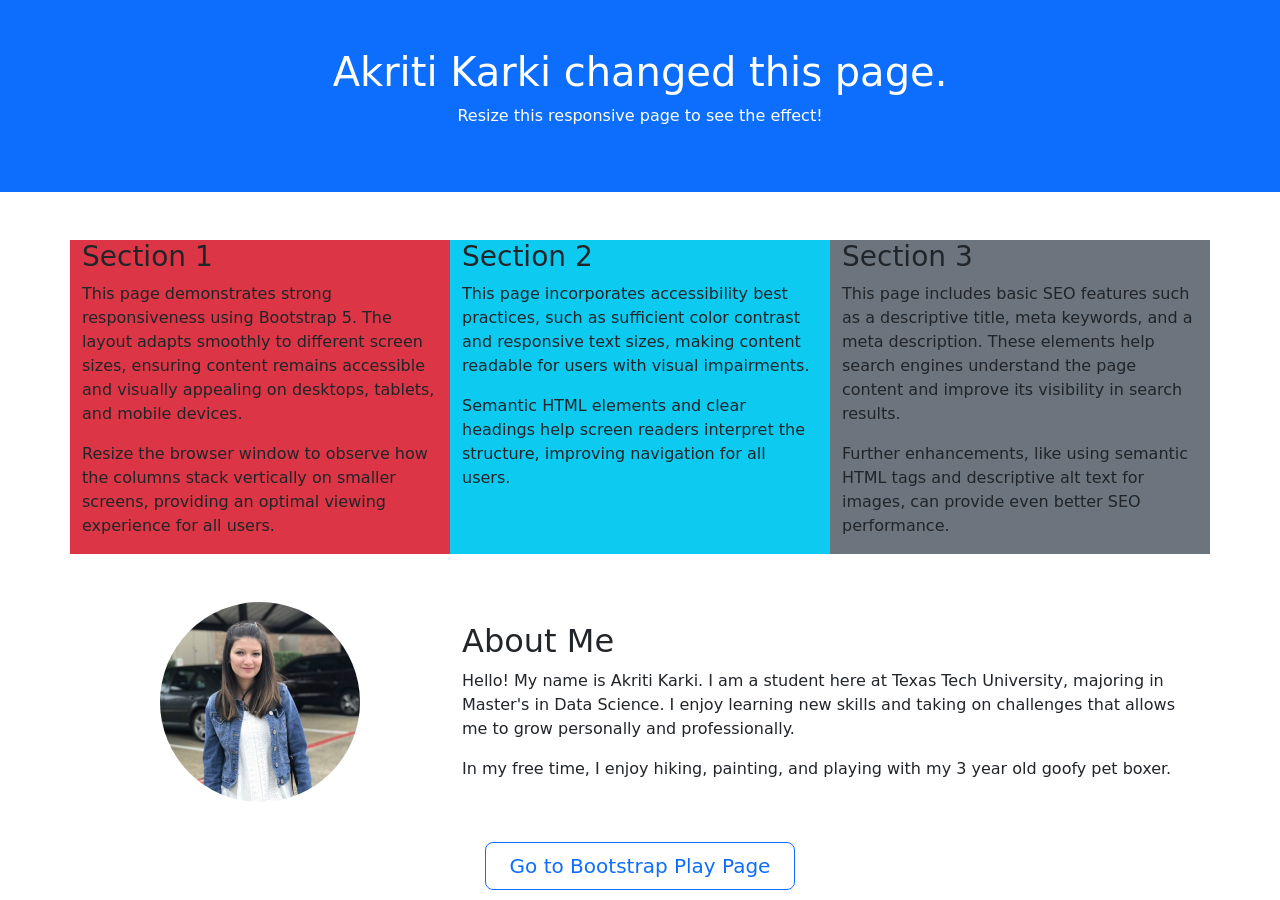
<file: keep.html>
<!DOCTYPE html>
<html lang="en">
<head>
  <meta charset="utf-8">
  <meta name="viewport" content="width=device-width, initial-scale=1">

  <!-- Internal Stylesheet for Bootstrap 5 -->
  <link href="assets/css/style.min.css" rel="stylesheet">

  <title>Akriti Karki</title>

  <link  rel="SHORTCUT ICON" href="assets/images/favicon.ico"/>

   <!-- Search Engine Info -->
   <meta content="Texas Tech, ISQS Dept, Assignment" name="keywords">
   <meta content="Page was created for an assignment in Texas Tech" name="description">
   <link href="https://cdn.jsdelivr.net/npm/bootstrap@5.0.2/dist/css/bootstrap.min.css" rel="stylesheet"/>
</head>
<body>
  <div class="container-fluid p-5 bg-primary text-white text-center">
   <h1>Akriti Karki changed this page.</h1>
   <p>Resize this responsive page to see the effect!</p> 
  </div>
 
  <div class="container mt-5">
    <div class="row">
      <div class="col-sm-4 bg-danger">
        <label class="h3">Section 1</label>
        <p>This page demonstrates strong responsiveness using Bootstrap 5. The layout adapts smoothly to different screen sizes, ensuring content remains accessible and visually appealing on desktops, tablets, and mobile devices.</p>
        <p>Resize the browser window to observe how the columns stack vertically on smaller screens, providing an optimal viewing experience for all users.</p>
      </div>
      <div class="col-sm-4 bg-info">
        <label class="h3">Section 2</label>
        <p>This page incorporates accessibility best practices, such as sufficient color contrast and responsive text sizes, making content readable for users with visual impairments.</p>
        <p>Semantic HTML elements and clear headings help screen readers interpret the structure, improving navigation for all users.</p>
      </div>
      <div class="col-sm-4 bg-secondary">
        <label class="h3">Section 3</label>      
        <p>This page includes basic SEO features such as a descriptive title, meta keywords, and a meta description. These elements help search engines understand the page content and improve its visibility in search results.</p>
        <p>Further enhancements, like using semantic HTML tags and descriptive alt text for images, can provide even better SEO performance.</p>
      </div>
     
    </div>
  </div>

  <div class="container mt-5">
    <div class="row align-items-center">
      <div class="col-md-4 text-center">
        <img src="assets/images/akritiKarkiResumePic.jpg" alt="Akriti Karki portrait" class="img-fluid rounded-circle mb-3" style="max-width: 200px;">
      </div>
      <div class="col-md-8">
        <h2>About Me</h2>
        <p>Hello! My name is Akriti Karki. I am a student here at Texas Tech University, majoring in Master's in Data Science. 
          I enjoy learning new skills and taking on challenges that allows me to grow personally and professionally.</p>
          In my free time, I enjoy hiking, painting, and playing with my 3 year old goofy pet boxer. </p>
      </div>
    </div>
  </div>

  <div class="container text-center mt-4 button-section ">
    <a href="bootstrapplay.html" class="btn btn-outline-primary btn-lg px-4 py-2 button">Go to Bootstrap Play Page</a>
  </div>

  <!-- Javascript for Bootstrap 5-->
   <script src="https://cdn.jsdelivr.net/npm/bootstrap@5.0.2/dist/js/bootstrap.bundle.min.js"/>
  <script src="assets/js/bootstrap.min.js"></script>
</body>
</html>
</file>
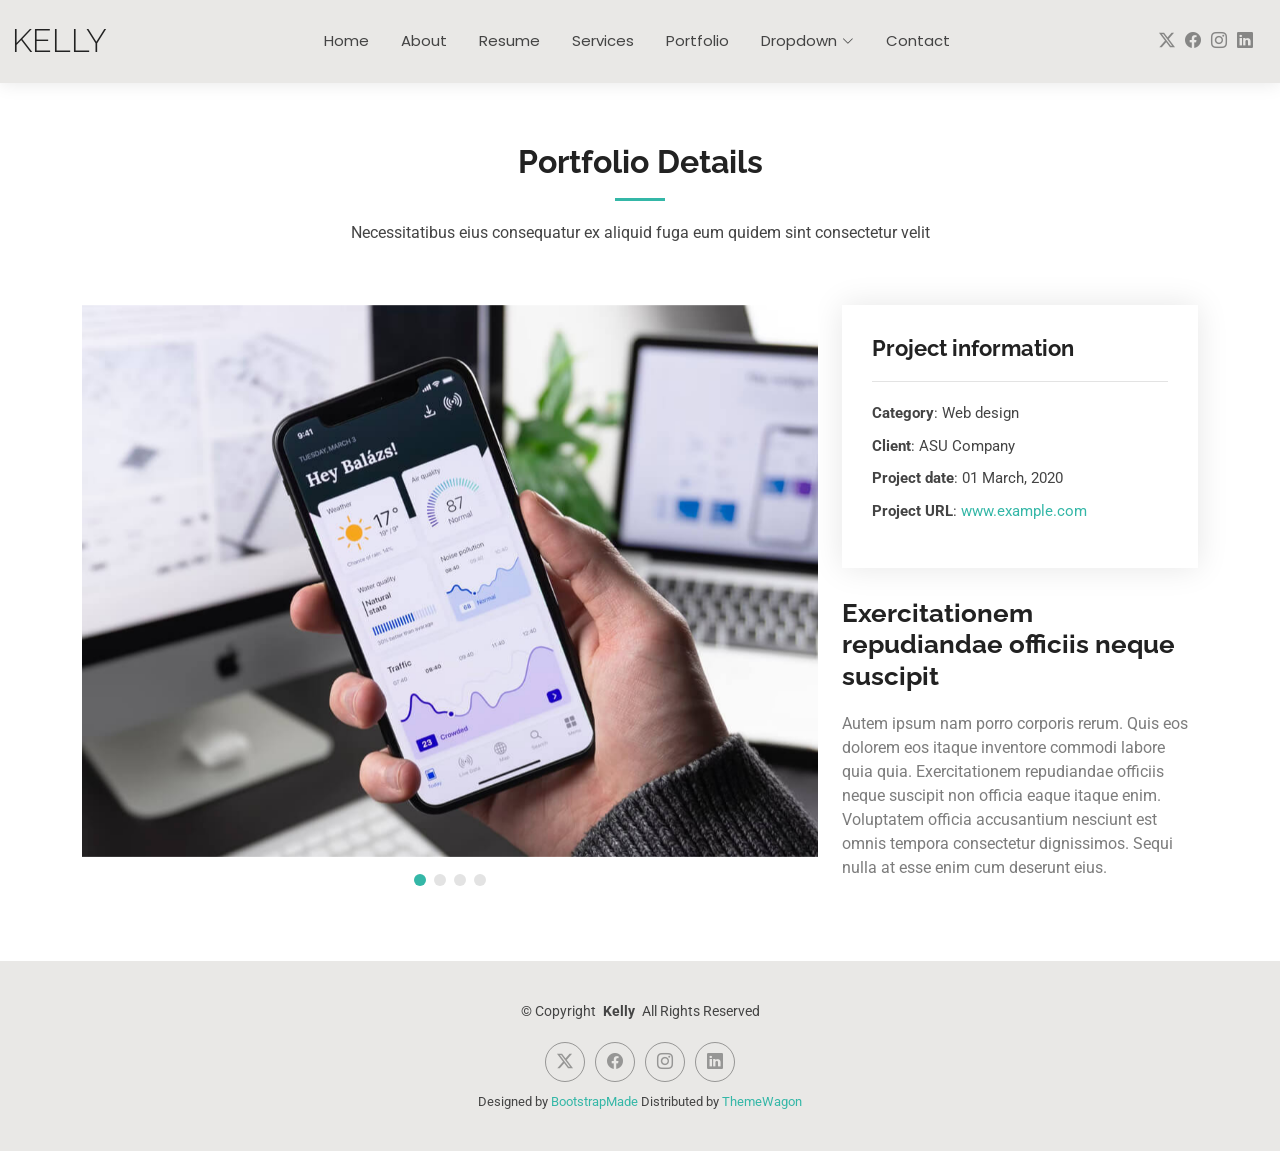
<file: portfolio-details.html>
<!DOCTYPE html>
<html lang="en">

<head>
  <meta charset="utf-8">
  <meta content="width=device-width, initial-scale=1.0" name="viewport">
  <title>Portfolio Details - Kelly Bootstrap Template</title>
  <meta name="description" content="">
  <meta name="keywords" content="">

  <!-- Favicons -->
  <link href="assets/img/favicon.png" rel="icon">
  <link href="assets/img/apple-touch-icon.png" rel="apple-touch-icon">

  <!-- Fonts -->
  <link href="https://fonts.googleapis.com" rel="preconnect">
  <link href="https://fonts.gstatic.com" rel="preconnect" crossorigin>
  <link href="https://fonts.googleapis.com/css2?family=Roboto:ital,wght@0,100;0,300;0,400;0,500;0,700;0,900;1,100;1,300;1,400;1,500;1,700;1,900&family=Poppins:ital,wght@0,100;0,200;0,300;0,400;0,500;0,600;0,700;0,800;0,900;1,100;1,200;1,300;1,400;1,500;1,600;1,700;1,800;1,900&family=Raleway:ital,wght@0,100;0,200;0,300;0,400;0,500;0,600;0,700;0,800;0,900;1,100;1,200;1,300;1,400;1,500;1,600;1,700;1,800;1,900&display=swap" rel="stylesheet">

  <!-- Vendor CSS Files -->
  <link href="assets/vendor/bootstrap/css/bootstrap.min.css" rel="stylesheet">
  <link href="assets/vendor/bootstrap-icons/bootstrap-icons.css" rel="stylesheet">
  <link href="assets/vendor/aos/aos.css" rel="stylesheet">
  <link href="assets/vendor/swiper/swiper-bundle.min.css" rel="stylesheet">
  <link href="assets/vendor/glightbox/css/glightbox.min.css" rel="stylesheet">

  <!-- Main CSS File -->
  <link href="assets/css/main.css" rel="stylesheet">

  <!-- =======================================================
  * Template Name: Kelly
  * Template URL: https://bootstrapmade.com/kelly-free-bootstrap-cv-resume-html-template/
  * Updated: Aug 07 2024 with Bootstrap v5.3.3
  * Author: BootstrapMade.com
  * License: https://bootstrapmade.com/license/
  ======================================================== -->
</head>

<body class="portfolio-details-page">

  <header id="header" class="header d-flex align-items-center light-background sticky-top">
    <div class="container-fluid position-relative d-flex align-items-center justify-content-between">

      <a href="index.html" class="logo d-flex align-items-center me-auto me-xl-0">
        <!-- Uncomment the line below if you also wish to use an image logo -->
        <!-- <img src="assets/img/logo.png" alt=""> -->
        <h1 class="sitename">Kelly</h1>
      </a>

      <nav id="navmenu" class="navmenu">
        <ul>
          <li><a href="index.html">Home</a></li>
          <li><a href="about.html">About</a></li>
          <li><a href="resume.html">Resume</a></li>
          <li><a href="services.html">Services</a></li>
          <li><a href="portfolio.html">Portfolio</a></li>
          <li class="dropdown"><a href="#"><span>Dropdown</span> <i class="bi bi-chevron-down toggle-dropdown"></i></a>
            <ul>
              <li><a href="#">Dropdown 1</a></li>
              <li class="dropdown"><a href="#"><span>Deep Dropdown</span> <i class="bi bi-chevron-down toggle-dropdown"></i></a>
                <ul>
                  <li><a href="#">Deep Dropdown 1</a></li>
                  <li><a href="#">Deep Dropdown 2</a></li>
                  <li><a href="#">Deep Dropdown 3</a></li>
                  <li><a href="#">Deep Dropdown 4</a></li>
                  <li><a href="#">Deep Dropdown 5</a></li>
                </ul>
              </li>
              <li><a href="#">Dropdown 2</a></li>
              <li><a href="#">Dropdown 3</a></li>
              <li><a href="#">Dropdown 4</a></li>
            </ul>
          </li>
          <li><a href="contact.html">Contact</a></li>
        </ul>
        <i class="mobile-nav-toggle d-xl-none bi bi-list"></i>
      </nav>

      <div class="header-social-links">
        <a href="#" class="twitter"><i class="bi bi-twitter-x"></i></a>
        <a href="#" class="facebook"><i class="bi bi-facebook"></i></a>
        <a href="#" class="instagram"><i class="bi bi-instagram"></i></a>
        <a href="#" class="linkedin"><i class="bi bi-linkedin"></i></a>
      </div>

    </div>
  </header>

  <main class="main">

    <!-- Portfolio Details Section -->
    <section id="portfolio-details" class="portfolio-details section">

      <!-- Section Title -->
      <div class="container section-title" data-aos="fade-up">
        <h2>Portfolio Details</h2>
        <p>Necessitatibus eius consequatur ex aliquid fuga eum quidem sint consectetur velit</p>
      </div><!-- End Section Title -->

      <div class="container" data-aos="fade-up" data-aos-delay="100">

        <div class="row gy-4">

          <div class="col-lg-8">
            <div class="portfolio-details-slider swiper init-swiper">

              <script type="application/json" class="swiper-config">
                {
                  "loop": true,
                  "speed": 600,
                  "autoplay": {
                    "delay": 5000
                  },
                  "slidesPerView": "auto",
                  "pagination": {
                    "el": ".swiper-pagination",
                    "type": "bullets",
                    "clickable": true
                  }
                }
              </script>

              <div class="swiper-wrapper align-items-center">

                <div class="swiper-slide">
                  <img src="assets/img/portfolio/app-1.jpg" alt="">
                </div>

                <div class="swiper-slide">
                  <img src="assets/img/portfolio/product-1.jpg" alt="">
                </div>

                <div class="swiper-slide">
                  <img src="assets/img/portfolio/branding-1.jpg" alt="">
                </div>

                <div class="swiper-slide">
                  <img src="assets/img/portfolio/books-1.jpg" alt="">
                </div>

              </div>
              <div class="swiper-pagination"></div>
            </div>
          </div>

          <div class="col-lg-4">
            <div class="portfolio-info" data-aos="fade-up" data-aos-delay="200">
              <h3>Project information</h3>
              <ul>
                <li><strong>Category</strong>: Web design</li>
                <li><strong>Client</strong>: ASU Company</li>
                <li><strong>Project date</strong>: 01 March, 2020</li>
                <li><strong>Project URL</strong>: <a href="#">www.example.com</a></li>
              </ul>
            </div>
            <div class="portfolio-description" data-aos="fade-up" data-aos-delay="300">
              <h2>Exercitationem repudiandae officiis neque suscipit</h2>
              <p>
                Autem ipsum nam porro corporis rerum. Quis eos dolorem eos itaque inventore commodi labore quia quia. Exercitationem repudiandae officiis neque suscipit non officia eaque itaque enim. Voluptatem officia accusantium nesciunt est omnis tempora consectetur dignissimos. Sequi nulla at esse enim cum deserunt eius.
              </p>
            </div>
          </div>

        </div>

      </div>

    </section><!-- /Portfolio Details Section -->

  </main>

  <footer id="footer" class="footer light-background">

    <div class="container">
      <div class="copyright text-center ">
        <p>© <span>Copyright</span> <strong class="px-1 sitename">Kelly</strong> <span>All Rights Reserved<br></span></p>
      </div>
      <div class="social-links d-flex justify-content-center">
        <a href=""><i class="bi bi-twitter-x"></i></a>
        <a href=""><i class="bi bi-facebook"></i></a>
        <a href=""><i class="bi bi-instagram"></i></a>
        <a href=""><i class="bi bi-linkedin"></i></a>
      </div>
      <div class="credits">
        <!-- All the links in the footer should remain intact. -->
        <!-- You can delete the links only if you've purchased the pro version. -->
        <!-- Licensing information: https://bootstrapmade.com/license/ -->
        <!-- Purchase the pro version with working PHP/AJAX contact form: [buy-url] -->
        Designed by <a href="https://bootstrapmade.com/">BootstrapMade</a> Distributed by <a href=“https://themewagon.com>ThemeWagon
      </div>
    </div>

  </footer>

  <!-- Scroll Top -->
  <a href="#" id="scroll-top" class="scroll-top d-flex align-items-center justify-content-center"><i class="bi bi-arrow-up-short"></i></a>

  <!-- Preloader -->
  <div id="preloader"></div>

  <!-- Vendor JS Files -->
  <script src="assets/vendor/bootstrap/js/bootstrap.bundle.min.js"></script>
  <script src="assets/vendor/php-email-form/validate.js"></script>
  <script src="assets/vendor/aos/aos.js"></script>
  <script src="assets/vendor/waypoints/noframework.waypoints.js"></script>
  <script src="assets/vendor/purecounter/purecounter_vanilla.js"></script>
  <script src="assets/vendor/swiper/swiper-bundle.min.js"></script>
  <script src="assets/vendor/glightbox/js/glightbox.min.js"></script>
  <script src="assets/vendor/imagesloaded/imagesloaded.pkgd.min.js"></script>
  <script src="assets/vendor/isotope-layout/isotope.pkgd.min.js"></script>

  <!-- Main JS File -->
  <script src="assets/js/main.js"></script>

</body>

</html>
</file>
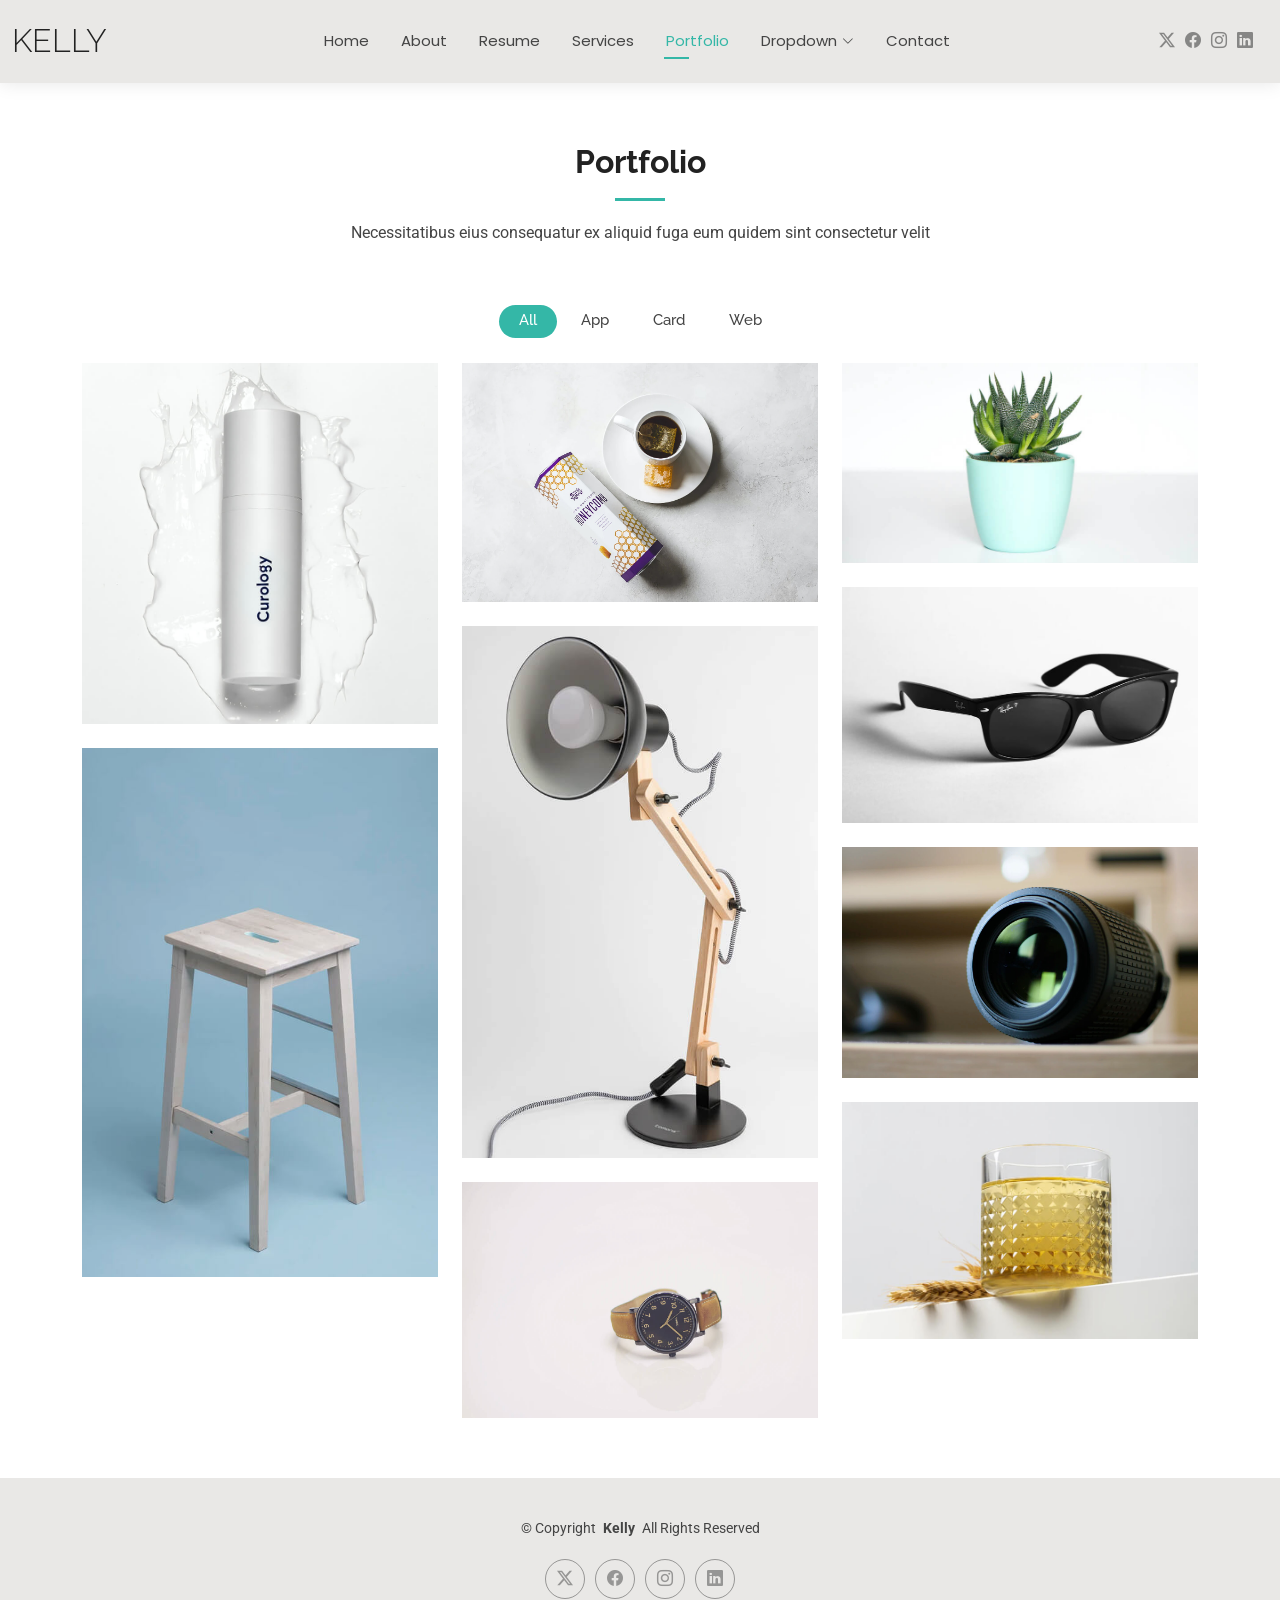
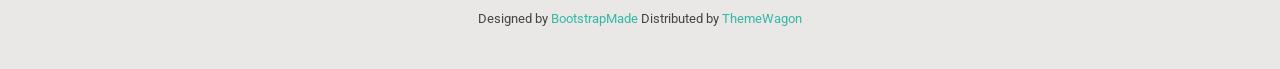
<file: portfolio.html>
<!DOCTYPE html>
<html lang="en">

<head>
  <meta charset="utf-8">
  <meta content="width=device-width, initial-scale=1.0" name="viewport">
  <title>Portfolio - Kelly Bootstrap Template</title>
  <meta name="description" content="">
  <meta name="keywords" content="">

  <!-- Favicons -->
  <link href="assets/img/favicon.png" rel="icon">
  <link href="assets/img/apple-touch-icon.png" rel="apple-touch-icon">

  <!-- Fonts -->
  <link href="https://fonts.googleapis.com" rel="preconnect">
  <link href="https://fonts.gstatic.com" rel="preconnect" crossorigin>
  <link href="https://fonts.googleapis.com/css2?family=Roboto:ital,wght@0,100;0,300;0,400;0,500;0,700;0,900;1,100;1,300;1,400;1,500;1,700;1,900&family=Poppins:ital,wght@0,100;0,200;0,300;0,400;0,500;0,600;0,700;0,800;0,900;1,100;1,200;1,300;1,400;1,500;1,600;1,700;1,800;1,900&family=Raleway:ital,wght@0,100;0,200;0,300;0,400;0,500;0,600;0,700;0,800;0,900;1,100;1,200;1,300;1,400;1,500;1,600;1,700;1,800;1,900&display=swap" rel="stylesheet">

  <!-- Vendor CSS Files -->
  <link href="assets/vendor/bootstrap/css/bootstrap.min.css" rel="stylesheet">
  <link href="assets/vendor/bootstrap-icons/bootstrap-icons.css" rel="stylesheet">
  <link href="assets/vendor/aos/aos.css" rel="stylesheet">
  <link href="assets/vendor/swiper/swiper-bundle.min.css" rel="stylesheet">
  <link href="assets/vendor/glightbox/css/glightbox.min.css" rel="stylesheet">

  <!-- Main CSS File -->
  <link href="assets/css/main.css" rel="stylesheet">

  <!-- =======================================================
  * Template Name: Kelly
  * Template URL: https://bootstrapmade.com/kelly-free-bootstrap-cv-resume-html-template/
  * Updated: Aug 07 2024 with Bootstrap v5.3.3
  * Author: BootstrapMade.com
  * License: https://bootstrapmade.com/license/
  ======================================================== -->
</head>

<body class="portfolio-page">

  <header id="header" class="header d-flex align-items-center light-background sticky-top">
    <div class="container-fluid position-relative d-flex align-items-center justify-content-between">

      <a href="index.html" class="logo d-flex align-items-center me-auto me-xl-0">
        <!-- Uncomment the line below if you also wish to use an image logo -->
        <!-- <img src="assets/img/logo.png" alt=""> -->
        <h1 class="sitename">Kelly</h1>
      </a>

      <nav id="navmenu" class="navmenu">
        <ul>
          <li><a href="index.html">Home</a></li>
          <li><a href="about.html">About</a></li>
          <li><a href="resume.html">Resume</a></li>
          <li><a href="services.html">Services</a></li>
          <li><a href="portfolio.html" class="active">Portfolio</a></li>
          <li class="dropdown"><a href="#"><span>Dropdown</span> <i class="bi bi-chevron-down toggle-dropdown"></i></a>
            <ul>
              <li><a href="#">Dropdown 1</a></li>
              <li class="dropdown"><a href="#"><span>Deep Dropdown</span> <i class="bi bi-chevron-down toggle-dropdown"></i></a>
                <ul>
                  <li><a href="#">Deep Dropdown 1</a></li>
                  <li><a href="#">Deep Dropdown 2</a></li>
                  <li><a href="#">Deep Dropdown 3</a></li>
                  <li><a href="#">Deep Dropdown 4</a></li>
                  <li><a href="#">Deep Dropdown 5</a></li>
                </ul>
              </li>
              <li><a href="#">Dropdown 2</a></li>
              <li><a href="#">Dropdown 3</a></li>
              <li><a href="#">Dropdown 4</a></li>
            </ul>
          </li>
          <li><a href="contact.html">Contact</a></li>
        </ul>
        <i class="mobile-nav-toggle d-xl-none bi bi-list"></i>
      </nav>

      <div class="header-social-links">
        <a href="#" class="twitter"><i class="bi bi-twitter-x"></i></a>
        <a href="#" class="facebook"><i class="bi bi-facebook"></i></a>
        <a href="#" class="instagram"><i class="bi bi-instagram"></i></a>
        <a href="#" class="linkedin"><i class="bi bi-linkedin"></i></a>
      </div>

    </div>
  </header>

  <main class="main">

    <!-- Portfolio Section -->
    <section id="portfolio" class="portfolio section">

      <!-- Section Title -->
      <div class="container section-title" data-aos="fade-up">
        <h2>Portfolio</h2>
        <p>Necessitatibus eius consequatur ex aliquid fuga eum quidem sint consectetur velit</p>
      </div><!-- End Section Title -->

      <div class="container">

        <div class="isotope-layout" data-default-filter="*" data-layout="masonry" data-sort="original-order">

          <ul class="portfolio-filters isotope-filters" data-aos="fade-up" data-aos-delay="100">
            <li data-filter="*" class="filter-active">All</li>
            <li data-filter=".filter-app">App</li>
            <li data-filter=".filter-product">Card</li>
            <li data-filter=".filter-branding">Web</li>
          </ul><!-- End Portfolio Filters -->

          <div class="row gy-4 isotope-container" data-aos="fade-up" data-aos-delay="200">

            <div class="col-lg-4 col-md-6 portfolio-item isotope-item filter-app">
              <img src="assets/img/masonry-portfolio/masonry-portfolio-1.jpg" class="img-fluid" alt="">
              <div class="portfolio-info">
                <h4>App 1</h4>
                <p>Lorem ipsum, dolor sit</p>
                <a href="assets/img/masonry-portfolio/masonry-portfolio-1.jpg" title="App 1" data-gallery="portfolio-gallery-app" class="glightbox preview-link"><i class="bi bi-zoom-in"></i></a>
                <a href="portfolio-details.html" title="More Details" class="details-link"><i class="bi bi-link-45deg"></i></a>
              </div>
            </div><!-- End Portfolio Item -->

            <div class="col-lg-4 col-md-6 portfolio-item isotope-item filter-product">
              <img src="assets/img/masonry-portfolio/masonry-portfolio-2.jpg" class="img-fluid" alt="">
              <div class="portfolio-info">
                <h4>Product 1</h4>
                <p>Lorem ipsum, dolor sit</p>
                <a href="assets/img/masonry-portfolio/masonry-portfolio-2.jpg" title="Product 1" data-gallery="portfolio-gallery-product" class="glightbox preview-link"><i class="bi bi-zoom-in"></i></a>
                <a href="portfolio-details.html" title="More Details" class="details-link"><i class="bi bi-link-45deg"></i></a>
              </div>
            </div><!-- End Portfolio Item -->

            <div class="col-lg-4 col-md-6 portfolio-item isotope-item filter-branding">
              <img src="assets/img/masonry-portfolio/masonry-portfolio-3.jpg" class="img-fluid" alt="">
              <div class="portfolio-info">
                <h4>Branding 1</h4>
                <p>Lorem ipsum, dolor sit</p>
                <a href="assets/img/masonry-portfolio/masonry-portfolio-3.jpg" title="Branding 1" data-gallery="portfolio-gallery-branding" class="glightbox preview-link"><i class="bi bi-zoom-in"></i></a>
                <a href="portfolio-details.html" title="More Details" class="details-link"><i class="bi bi-link-45deg"></i></a>
              </div>
            </div><!-- End Portfolio Item -->

            <div class="col-lg-4 col-md-6 portfolio-item isotope-item filter-app">
              <img src="assets/img/masonry-portfolio/masonry-portfolio-4.jpg" class="img-fluid" alt="">
              <div class="portfolio-info">
                <h4>App 2</h4>
                <p>Lorem ipsum, dolor sit</p>
                <a href="assets/img/masonry-portfolio/masonry-portfolio-4.jpg" title="App 2" data-gallery="portfolio-gallery-app" class="glightbox preview-link"><i class="bi bi-zoom-in"></i></a>
                <a href="portfolio-details.html" title="More Details" class="details-link"><i class="bi bi-link-45deg"></i></a>
              </div>
            </div><!-- End Portfolio Item -->

            <div class="col-lg-4 col-md-6 portfolio-item isotope-item filter-product">
              <img src="assets/img/masonry-portfolio/masonry-portfolio-5.jpg" class="img-fluid" alt="">
              <div class="portfolio-info">
                <h4>Product 2</h4>
                <p>Lorem ipsum, dolor sit</p>
                <a href="assets/img/masonry-portfolio/masonry-portfolio-5.jpg" title="Product 2" data-gallery="portfolio-gallery-product" class="glightbox preview-link"><i class="bi bi-zoom-in"></i></a>
                <a href="portfolio-details.html" title="More Details" class="details-link"><i class="bi bi-link-45deg"></i></a>
              </div>
            </div><!-- End Portfolio Item -->

            <div class="col-lg-4 col-md-6 portfolio-item isotope-item filter-branding">
              <img src="assets/img/masonry-portfolio/masonry-portfolio-6.jpg" class="img-fluid" alt="">
              <div class="portfolio-info">
                <h4>Branding 2</h4>
                <p>Lorem ipsum, dolor sit</p>
                <a href="assets/img/masonry-portfolio/masonry-portfolio-6.jpg" title="Branding 2" data-gallery="portfolio-gallery-branding" class="glightbox preview-link"><i class="bi bi-zoom-in"></i></a>
                <a href="portfolio-details.html" title="More Details" class="details-link"><i class="bi bi-link-45deg"></i></a>
              </div>
            </div><!-- End Portfolio Item -->

            <div class="col-lg-4 col-md-6 portfolio-item isotope-item filter-app">
              <img src="assets/img/masonry-portfolio/masonry-portfolio-7.jpg" class="img-fluid" alt="">
              <div class="portfolio-info">
                <h4>App 3</h4>
                <p>Lorem ipsum, dolor sit</p>
                <a href="assets/img/masonry-portfolio/masonry-portfolio-7.jpg" title="App 3" data-gallery="portfolio-gallery-app" class="glightbox preview-link"><i class="bi bi-zoom-in"></i></a>
                <a href="portfolio-details.html" title="More Details" class="details-link"><i class="bi bi-link-45deg"></i></a>
              </div>
            </div><!-- End Portfolio Item -->

            <div class="col-lg-4 col-md-6 portfolio-item isotope-item filter-product">
              <img src="assets/img/masonry-portfolio/masonry-portfolio-8.jpg" class="img-fluid" alt="">
              <div class="portfolio-info">
                <h4>Product 3</h4>
                <p>Lorem ipsum, dolor sit</p>
                <a href="assets/img/masonry-portfolio/masonry-portfolio-8.jpg" title="Product 3" data-gallery="portfolio-gallery-product" class="glightbox preview-link"><i class="bi bi-zoom-in"></i></a>
                <a href="portfolio-details.html" title="More Details" class="details-link"><i class="bi bi-link-45deg"></i></a>
              </div>
            </div><!-- End Portfolio Item -->

            <div class="col-lg-4 col-md-6 portfolio-item isotope-item filter-branding">
              <img src="assets/img/masonry-portfolio/masonry-portfolio-9.jpg" class="img-fluid" alt="">
              <div class="portfolio-info">
                <h4>Branding 3</h4>
                <p>Lorem ipsum, dolor sit</p>
                <a href="assets/img/masonry-portfolio/masonry-portfolio-9.jpg" title="Branding 2" data-gallery="portfolio-gallery-branding" class="glightbox preview-link"><i class="bi bi-zoom-in"></i></a>
                <a href="portfolio-details.html" title="More Details" class="details-link"><i class="bi bi-link-45deg"></i></a>
              </div>
            </div><!-- End Portfolio Item -->

          </div><!-- End Portfolio Container -->

        </div>

      </div>

    </section><!-- /Portfolio Section -->

  </main>

  <footer id="footer" class="footer light-background">

    <div class="container">
      <div class="copyright text-center ">
        <p>© <span>Copyright</span> <strong class="px-1 sitename">Kelly</strong> <span>All Rights Reserved<br></span></p>
      </div>
      <div class="social-links d-flex justify-content-center">
        <a href=""><i class="bi bi-twitter-x"></i></a>
        <a href=""><i class="bi bi-facebook"></i></a>
        <a href=""><i class="bi bi-instagram"></i></a>
        <a href=""><i class="bi bi-linkedin"></i></a>
      </div>
      <div class="credits">
        <!-- All the links in the footer should remain intact. -->
        <!-- You can delete the links only if you've purchased the pro version. -->
        <!-- Licensing information: https://bootstrapmade.com/license/ -->
        <!-- Purchase the pro version with working PHP/AJAX contact form: [buy-url] -->
        Designed by <a href="https://bootstrapmade.com/">BootstrapMade</a> Distributed by <a href=“https://themewagon.com>ThemeWagon
      </div>
    </div>

  </footer>

  <!-- Scroll Top -->
  <a href="#" id="scroll-top" class="scroll-top d-flex align-items-center justify-content-center"><i class="bi bi-arrow-up-short"></i></a>

  <!-- Preloader -->
  <div id="preloader"></div>

  <!-- Vendor JS Files -->
  <script src="assets/vendor/bootstrap/js/bootstrap.bundle.min.js"></script>
  <script src="assets/vendor/php-email-form/validate.js"></script>
  <script src="assets/vendor/aos/aos.js"></script>
  <script src="assets/vendor/waypoints/noframework.waypoints.js"></script>
  <script src="assets/vendor/purecounter/purecounter_vanilla.js"></script>
  <script src="assets/vendor/swiper/swiper-bundle.min.js"></script>
  <script src="assets/vendor/glightbox/js/glightbox.min.js"></script>
  <script src="assets/vendor/imagesloaded/imagesloaded.pkgd.min.js"></script>
  <script src="assets/vendor/isotope-layout/isotope.pkgd.min.js"></script>

  <!-- Main JS File -->
  <script src="assets/js/main.js"></script>

</body>

</html>
</file>
<file: assets/css/main.css>
/**
* Template Name: Kelly
* Template URL: https://bootstrapmade.com/kelly-free-bootstrap-cv-resume-html-template/
* Updated: Aug 07 2024 with Bootstrap v5.3.3
* Author: BootstrapMade.com
* License: https://bootstrapmade.com/license/
*/

/*--------------------------------------------------------------
# Font & Color Variables
# Help: https://bootstrapmade.com/color-system/
--------------------------------------------------------------*/
/* Fonts */
:root {
  --default-font: "Roboto",  system-ui, -apple-system, "Segoe UI", Roboto, "Helvetica Neue", Arial, "Noto Sans", "Liberation Sans", sans-serif, "Apple Color Emoji", "Segoe UI Emoji", "Segoe UI Symbol", "Noto Color Emoji";
  --heading-font: "Raleway",  sans-serif;
  --nav-font: "Poppins",  sans-serif;
}

/* Global Colors - The following color variables are used throughout the website. Updating them here will change the color scheme of the entire website */
:root { 
  --background-color: #ffffff; /* Background color for the entire website, including individual sections */
  --default-color: #444444; /* Default color used for the majority of the text content across the entire website */
  --heading-color: #222222; /* Color for headings, subheadings and title throughout the website */
  --accent-color: #34b7a7; /* Accent color that represents your brand on the website. It's used for buttons, links, and other elements that need to stand out */
  --surface-color: #ffffff; /* The surface color is used as a background of boxed elements within sections, such as cards, icon boxes, or other elements that require a visual separation from the global background. */
  --contrast-color: #ffffff; /* Contrast color for text, ensuring readability against backgrounds of accent, heading, or default colors. */
}

/* Nav Menu Colors - The following color variables are used specifically for the navigation menu. They are separate from the global colors to allow for more customization options */
:root {
  --nav-color: #444444;  /* The default color of the main navmenu links */
  --nav-hover-color: #34b7a7; /* Applied to main navmenu links when they are hovered over or active */
  --nav-mobile-background-color: #ffffff; /* Used as the background color for mobile navigation menu */
  --nav-dropdown-background-color: #ffffff; /* Used as the background color for dropdown items that appear when hovering over primary navigation items */
  --nav-dropdown-color: #444444; /* Used for navigation links of the dropdown items in the navigation menu. */
  --nav-dropdown-hover-color: #34b7a7; /* Similar to --nav-hover-color, this color is applied to dropdown navigation links when they are hovered over. */
}

/* Color Presets - These classes override global colors when applied to any section or element, providing reuse of the sam color scheme. */

.light-background {
  --background-color: #e9e8e6;
  --surface-color: #ffffff;
}

.dark-background {
  --background-color: #060606;
  --default-color: #ffffff;
  --heading-color: #ffffff;
  --surface-color: #252525;
  --contrast-color: #ffffff;
}

/* Smooth scroll */
:root {
  scroll-behavior: smooth;
}

/*--------------------------------------------------------------
# General Styling & Shared Classes
--------------------------------------------------------------*/
body {
  color: var(--default-color);
  background-color: var(--background-color);
  font-family: var(--default-font);
}

a {
  color: var(--accent-color);
  text-decoration: none;
  transition: 0.3s;
}

a:hover {
  color: color-mix(in srgb, var(--accent-color), transparent 25%);
  text-decoration: none;
}

h1,
h2,
h3,
h4,
h5,
h6 {
  color: var(--heading-color);
  font-family: var(--heading-font);
}

/* PHP Email Form Messages
------------------------------*/
.php-email-form .error-message {
  display: none;
  background: #df1529;
  color: #ffffff;
  text-align: left;
  padding: 15px;
  margin-bottom: 24px;
  font-weight: 600;
}

.php-email-form .sent-message {
  display: none;
  color: #ffffff;
  background: #059652;
  text-align: center;
  padding: 15px;
  margin-bottom: 24px;
  font-weight: 600;
}

.php-email-form .loading {
  display: none;
  background: var(--surface-color);
  text-align: center;
  padding: 15px;
  margin-bottom: 24px;
}

.php-email-form .loading:before {
  content: "";
  display: inline-block;
  border-radius: 50%;
  width: 24px;
  height: 24px;
  margin: 0 10px -6px 0;
  border: 3px solid var(--accent-color);
  border-top-color: var(--surface-color);
  animation: php-email-form-loading 1s linear infinite;
}

@keyframes php-email-form-loading {
  0% {
    transform: rotate(0deg);
  }

  100% {
    transform: rotate(360deg);
  }
}

/*--------------------------------------------------------------
# Global Header
--------------------------------------------------------------*/
.header {
  color: var(--default-color);
  background-color: var(--background-color);
  padding: 15px 0;
  transition: all 0.5s;
  z-index: 997;
  box-shadow: 0px 0 18px rgba(0, 0, 0, 0.1);
}

.header .logo {
  line-height: 1;
}

.header .logo img {
  max-height: 36px;
  margin-right: 8px;
}

.header .logo h1 {
  font-size: 32px;
  margin: 0;
  font-weight: 300;
  text-transform: uppercase;
  color: var(--heading-color);
}

.header .header-social-links {
  padding-right: 15px;
}

.header .header-social-links a {
  color: color-mix(in srgb, var(--default-color), transparent 40%);
  padding-left: 6px;
  display: inline-block;
  transition: 0.3s;
  font-size: 16px;
}

.header .header-social-links a:hover {
  color: var(--accent-color);
}

.header .header-social-links a i {
  line-height: 0px;
}

@media (max-width: 1200px) {
  .header .logo {
    order: 1;
  }

  .header .header-social-links {
    order: 2;
  }

  .header .navmenu {
    order: 3;
  }
}

/*--------------------------------------------------------------
# Navigation Menu
--------------------------------------------------------------*/
/* Desktop Navigation */
@media (min-width: 1200px) {
  .navmenu {
    padding: 0;
  }

  .navmenu ul {
    margin: 0;
    padding: 0;
    display: flex;
    list-style: none;
    align-items: center;
  }

  .navmenu li {
    position: relative;
  }

  .navmenu>ul>li {
    white-space: nowrap;
    padding: 15px 14px;
  }

  .navmenu>ul>li:last-child {
    padding-right: 0;
  }

  .navmenu a,
  .navmenu a:focus {
    color: var(--nav-color);
    font-size: 15px;
    padding: 0 2px;
    font-family: var(--nav-font);
    font-weight: 400;
    display: flex;
    align-items: center;
    justify-content: space-between;
    white-space: nowrap;
    transition: 0.3s;
    position: relative;
  }

  .navmenu a i,
  .navmenu a:focus i {
    font-size: 12px;
    line-height: 0;
    margin-left: 5px;
    transition: 0.3s;
  }

  .navmenu>ul>li>a:before {
    content: "";
    position: absolute;
    height: 2px;
    bottom: -6px;
    left: 0;
    background-color: var(--nav-hover-color);
    visibility: hidden;
    width: 0px;
    transition: all 0.3s ease-in-out 0s;
  }

  .navmenu a:hover:before,
  .navmenu li:hover>a:before,
  .navmenu .active:before {
    visibility: visible;
    width: 25px;
  }

  .navmenu li:hover>a,
  .navmenu .active,
  .navmenu .active:focus {
    color: var(--nav-hover-color);
  }

  .navmenu .dropdown ul {
    margin: 0;
    padding: 10px 0;
    background: var(--nav-dropdown-background-color);
    display: block;
    position: absolute;
    visibility: hidden;
    left: 14px;
    top: 130%;
    opacity: 0;
    transition: 0.3s;
    border-radius: 4px;
    z-index: 99;
    box-shadow: 0px 0px 30px rgba(0, 0, 0, 0.1);
  }

  .navmenu .dropdown ul li {
    min-width: 200px;
  }

  .navmenu .dropdown ul a {
    padding: 10px 20px;
    font-size: 15px;
    text-transform: none;
    color: var(--nav-dropdown-color);
  }

  .navmenu .dropdown ul a i {
    font-size: 12px;
  }

  .navmenu .dropdown ul a:hover,
  .navmenu .dropdown ul .active:hover,
  .navmenu .dropdown ul li:hover>a {
    color: var(--nav-dropdown-hover-color);
  }

  .navmenu .dropdown:hover>ul {
    opacity: 1;
    top: 100%;
    visibility: visible;
  }

  .navmenu .dropdown .dropdown ul {
    top: 0;
    left: -90%;
    visibility: hidden;
  }

  .navmenu .dropdown .dropdown:hover>ul {
    opacity: 1;
    top: 0;
    left: -100%;
    visibility: visible;
  }
}

/* Mobile Navigation */
@media (max-width: 1199px) {
  .mobile-nav-toggle {
    color: var(--nav-color);
    font-size: 28px;
    line-height: 0;
    margin-right: 10px;
    cursor: pointer;
    transition: color 0.3s;
  }

  .navmenu {
    padding: 0;
    z-index: 9997;
  }

  .navmenu ul {
    display: none;
    list-style: none;
    position: absolute;
    inset: 60px 20px 20px 20px;
    padding: 10px 0;
    margin: 0;
    border-radius: 6px;
    background-color: var(--nav-mobile-background-color);
    border: 1px solid color-mix(in srgb, var(--default-color), transparent 90%);
    box-shadow: none;
    overflow-y: auto;
    transition: 0.3s;
    z-index: 9998;
  }

  .navmenu a,
  .navmenu a:focus {
    color: var(--nav-dropdown-color);
    padding: 10px 20px;
    font-family: var(--nav-font);
    font-size: 17px;
    font-weight: 500;
    display: flex;
    align-items: center;
    justify-content: space-between;
    white-space: nowrap;
    transition: 0.3s;
  }

  .navmenu a i,
  .navmenu a:focus i {
    font-size: 12px;
    line-height: 0;
    margin-left: 5px;
    width: 30px;
    height: 30px;
    display: flex;
    align-items: center;
    justify-content: center;
    border-radius: 50%;
    transition: 0.3s;
    background-color: color-mix(in srgb, var(--accent-color), transparent 90%);
  }

  .navmenu a i:hover,
  .navmenu a:focus i:hover {
    background-color: var(--accent-color);
    color: var(--contrast-color);
  }

  .navmenu a:hover,
  .navmenu .active,
  .navmenu .active:focus {
    color: var(--nav-dropdown-hover-color);
  }

  .navmenu .active i,
  .navmenu .active:focus i {
    background-color: var(--accent-color);
    color: var(--contrast-color);
    transform: rotate(180deg);
  }

  .navmenu .dropdown ul {
    position: static;
    display: none;
    z-index: 99;
    padding: 10px 0;
    margin: 10px 20px;
    background-color: var(--nav-dropdown-background-color);
    transition: all 0.5s ease-in-out;
  }

  .navmenu .dropdown ul ul {
    background-color: rgba(33, 37, 41, 0.1);
  }

  .navmenu .dropdown>.dropdown-active {
    display: block;
    background-color: rgba(33, 37, 41, 0.03);
  }

  .mobile-nav-active {
    overflow: hidden;
  }

  .mobile-nav-active .mobile-nav-toggle {
    color: #fff;
    position: absolute;
    font-size: 32px;
    top: 15px;
    right: 15px;
    margin-right: 0;
    z-index: 9999;
  }

  .mobile-nav-active .navmenu {
    position: fixed;
    overflow: hidden;
    inset: 0;
    background: rgba(33, 37, 41, 0.8);
    transition: 0.3s;
  }

  .mobile-nav-active .navmenu>ul {
    display: block;
  }
}

/*--------------------------------------------------------------
# Global Footer
--------------------------------------------------------------*/
.footer {
  color: var(--default-color);
  background-color: var(--background-color);
  font-size: 14px;
  padding: 40px 0;
  position: relative;
}

.footer .copyright p {
  margin-bottom: 0;
}

.footer .social-links {
  margin-top: 20px;
}

.footer .social-links a {
  display: flex;
  align-items: center;
  justify-content: center;
  width: 40px;
  height: 40px;
  border-radius: 50%;
  border: 1px solid color-mix(in srgb, var(--default-color), transparent 50%);
  font-size: 16px;
  color: color-mix(in srgb, var(--default-color), transparent 50%);
  margin: 0 5px;
  transition: 0.3s;
}

.footer .social-links a:hover {
  color: var(--accent-color);
  border-color: var(--accent-color);
}

.footer .credits {
  margin-top: 10px;
  font-size: 13px;
  text-align: center;
}

/*--------------------------------------------------------------
# Preloader
--------------------------------------------------------------*/
#preloader {
  position: fixed;
  inset: 0;
  z-index: 9999;
  overflow: hidden;
  background-color: var(--background-color);
  transition: all 0.6s ease-out;
  width: 100%;
  height: 100vh;
}

#preloader:before,
#preloader:after {
  content: "";
  position: absolute;
  border: 4px solid var(--accent-color);
  border-radius: 50%;
  animation: animate-preloader 2s cubic-bezier(0, 0.2, 0.8, 1) infinite;
}

#preloader:after {
  animation-delay: -0.5s;
}

@keyframes animate-preloader {
  0% {
    width: 10px;
    height: 10px;
    top: calc(50% - 5px);
    left: calc(50% - 5px);
    opacity: 1;
  }

  100% {
    width: 72px;
    height: 72px;
    top: calc(50% - 36px);
    left: calc(50% - 36px);
    opacity: 0;
  }
}

/*--------------------------------------------------------------
# Scroll Top Button
--------------------------------------------------------------*/
.scroll-top {
  position: fixed;
  visibility: hidden;
  opacity: 0;
  right: 15px;
  bottom: -15px;
  z-index: 99999;
  background-color: var(--accent-color);
  width: 44px;
  height: 44px;
  border-radius: 50px;
  transition: all 0.4s;
}

.scroll-top i {
  font-size: 24px;
  color: var(--contrast-color);
  line-height: 0;
}

.scroll-top:hover {
  background-color: color-mix(in srgb, var(--accent-color), transparent 20%);
  color: var(--contrast-color);
}

.scroll-top.active {
  visibility: visible;
  opacity: 1;
  bottom: 15px;
}

/*--------------------------------------------------------------
# Disable aos animation delay on mobile devices
--------------------------------------------------------------*/
@media screen and (max-width: 768px) {
  [data-aos-delay] {
    transition-delay: 0 !important;
  }
}

/*--------------------------------------------------------------
# Global Page Titles & Breadcrumbs
--------------------------------------------------------------*/
.page-title {
  color: var(--default-color);
  background-color: var(--background-color);
  padding: 25px 0;
  position: relative;
  border-bottom: 1px solid color-mix(in srgb, var(--default-color), transparent 85%);
}

.page-title h1 {
  font-size: 24px;
  font-weight: 400;
}

.page-title .breadcrumbs ol {
  display: flex;
  flex-wrap: wrap;
  list-style: none;
  padding: 0;
  margin: 0;
  font-size: 14px;
  font-weight: 400;
}

.page-title .breadcrumbs ol li+li {
  padding-left: 10px;
}

.page-title .breadcrumbs ol li+li::before {
  content: "/";
  display: inline-block;
  padding-right: 10px;
  color: color-mix(in srgb, var(--default-color), transparent 70%);
}

/*--------------------------------------------------------------
# Global Sections
--------------------------------------------------------------*/
section,
.section {
  color: var(--default-color);
  background-color: var(--background-color);
  padding: 60px 0;
  scroll-margin-top: 100px;
  overflow: clip;
}

@media (max-width: 1199px) {

  section,
  .section {
    scroll-margin-top: 66px;
  }
}

/*--------------------------------------------------------------
# Global Section Titles
--------------------------------------------------------------*/
.section-title {
  text-align: center;
  padding-bottom: 60px;
  position: relative;
}

.section-title h2 {
  font-size: 32px;
  font-weight: 700;
  margin-bottom: 20px;
  padding-bottom: 20px;
  position: relative;
}

.section-title h2:after {
  content: "";
  position: absolute;
  display: block;
  width: 50px;
  height: 3px;
  background: var(--accent-color);
  left: 0;
  right: 0;
  bottom: 0;
  margin: auto;
}

.section-title p {
  margin-bottom: 0;
}

/*--------------------------------------------------------------
# Hero Section
--------------------------------------------------------------*/
.hero {
  width: 100%;
  min-height: calc(100vh - 82px);
  position: relative;
  padding: 80px 0;
  display: flex;
  align-items: center;
  justify-content: center;
}

@media (max-width: 1200px) {
  .hero {
    min-height: calc(100vh - 68px);
  }
}

.hero img {
  position: absolute;
  inset: 0;
  display: block;
  width: 100%;
  height: 100%;
  object-fit: cover;
  z-index: 1;
}

.hero .container {
  position: relative;
  z-index: 3;
}

.hero h2 {
  margin: 0;
  font-size: 48px;
  font-weight: 700;
}

.hero p {
  margin: 10px 0 0 0;
  font-size: 24px;
  color: var(--heading-color);
}

.hero .btn-get-started {
  color: var(--contrast-color);
  background: var(--accent-color);
  font-family: var(--heading-font);
  text-transform: uppercase;
  font-weight: 600;
  font-size: 12px;
  letter-spacing: 1px;
  display: inline-block;
  padding: 12px 40px;
  border-radius: 50px;
  transition: 0.5s;
  margin-top: 30px;
}

.hero .btn-get-started:hover {
  background: color-mix(in srgb, var(--accent-color) 90%, white 20%);
}

@media (max-width: 768px) {
  .hero h2 {
    font-size: 32px;
  }

  .hero p {
    font-size: 18px;
  }
}

/*--------------------------------------------------------------
# About Section
--------------------------------------------------------------*/
.about .content h2 {
  font-weight: 700;
  font-size: 24px;
}

.about .content ul {
  list-style: none;
  padding: 0;
}

.about .content ul li {
  margin-bottom: 20px;
  display: flex;
  align-items: center;
}

.about .content ul strong {
  margin-right: 10px;
}

.about .content ul i {
  font-size: 16px;
  margin-right: 5px;
  color: var(--accent-color);
  line-height: 0;
}

/*--------------------------------------------------------------
# Skills Section
--------------------------------------------------------------*/
.skills .progress {
  height: 60px;
  display: block;
  background: none;
  border-radius: 0;
}

.skills .progress .skill {
  color: var(--heading-color);
  padding: 0;
  margin: 0 0 6px 0;
  text-transform: uppercase;
  display: block;
  font-weight: 600;
  font-family: var(--heading-font);
}

.skills .progress .skill .val {
  float: right;
  font-style: normal;
}

.skills .progress-bar-wrap {
  background: color-mix(in srgb, var(--default-color), transparent 90%);
  height: 10px;
}

.skills .progress-bar {
  width: 1px;
  height: 10px;
  transition: 0.9s;
  background-color: var(--accent-color);
}

/*--------------------------------------------------------------
# Stats Section
--------------------------------------------------------------*/
.stats .stats-item {
  padding: 30px;
  width: 100%;
}

.stats .stats-item span {
  color: var(--heading-color);
  font-size: 48px;
  display: block;
  font-weight: 700;
  margin-bottom: 20px;
  padding-bottom: 20px;
  position: relative;
}

.stats .stats-item span:after {
  content: "";
  position: absolute;
  display: block;
  width: 25px;
  height: 3px;
  background: var(--accent-color);
  left: 0;
  right: 0;
  bottom: 0;
  margin: auto;
}

.stats .stats-item p {
  color: color-mix(in srgb, var(--default-color), transparent 40%);
  padding: 0;
  margin: 0;
  font-family: var(--heading-font);
  font-weight: 500;
}

/*--------------------------------------------------------------
# Testimonials Section
--------------------------------------------------------------*/
.testimonials .section-header {
  margin-bottom: 40px;
}

.testimonials .testimonials-carousel,
.testimonials .testimonials-slider {
  overflow: hidden;
}

.testimonials .testimonial-item {
  text-align: center;
}

.testimonials .testimonial-item .testimonial-img {
  width: 120px;
  border-radius: 50%;
  border: 4px solid var(--background-color);
  margin: 0 auto;
}

.testimonials .testimonial-item h3 {
  font-size: 20px;
  font-weight: bold;
  margin: 10px 0 5px 0;
}

.testimonials .testimonial-item h4 {
  font-size: 14px;
  color: color-mix(in srgb, var(--default-color), transparent 40%);
  margin: 0 0 15px 0;
}

.testimonials .testimonial-item .stars {
  margin-bottom: 15px;
}

.testimonials .testimonial-item .stars i {
  color: #ffc107;
  margin: 0 1px;
}

.testimonials .testimonial-item .quote-icon-left,
.testimonials .testimonial-item .quote-icon-right {
  color: color-mix(in srgb, var(--accent-color), transparent 50%);
  font-size: 26px;
  line-height: 0;
}

.testimonials .testimonial-item .quote-icon-left {
  display: inline-block;
  left: -5px;
  position: relative;
}

.testimonials .testimonial-item .quote-icon-right {
  display: inline-block;
  right: -5px;
  position: relative;
  top: 10px;
  transform: scale(-1, -1);
}

.testimonials .testimonial-item p {
  font-style: italic;
  margin: 0 auto 15px auto;
}

.testimonials .swiper-wrapper {
  height: auto;
}

.testimonials .swiper-pagination {
  margin-top: 20px;
  position: relative;
}

.testimonials .swiper-pagination .swiper-pagination-bullet {
  width: 12px;
  height: 12px;
  opacity: 1;
  background-color: color-mix(in srgb, var(--default-color), transparent 85%);
}

.testimonials .swiper-pagination .swiper-pagination-bullet-active {
  background-color: var(--accent-color);
}

@media (min-width: 992px) {
  .testimonials .testimonial-item p {
    width: 80%;
  }
}

/*--------------------------------------------------------------
# Resume Section
--------------------------------------------------------------*/
.resume .resume-title {
  color: var(--heading-color);
  font-size: 26px;
  font-weight: 700;
  margin-top: 20px;
  margin-bottom: 20px;
}

.resume .resume-item {
  padding: 0 0 20px 20px;
  margin-top: -2px;
  border-left: 2px solid var(--accent-color);
  position: relative;
}

.resume .resume-item h4 {
  line-height: 18px;
  font-size: 18px;
  font-weight: 600;
  text-transform: uppercase;
  color: color-mix(in srgb, var(--default-color), transparent 20%);
  margin-bottom: 10px;
}

.resume .resume-item h5 {
  font-size: 16px;
  padding: 5px 15px;
  display: inline-block;
  font-weight: 600;
  margin-bottom: 10px;
}

.resume .resume-item ul {
  padding-left: 20px;
}

.resume .resume-item ul li {
  padding-bottom: 10px;
}

.resume .resume-item:last-child {
  padding-bottom: 0;
}

.resume .resume-item::before {
  content: "";
  position: absolute;
  width: 16px;
  height: 16px;
  border-radius: 50px;
  left: -9px;
  top: 0;
  background: var(--background-color);
  border: 2px solid var(--accent-color);
}

/*--------------------------------------------------------------
# Services Section
--------------------------------------------------------------*/
.services .service-item {
  background-color: var(--surface-color);
  box-shadow: 0px 5px 90px 0px rgba(0, 0, 0, 0.1);
  height: 100%;
  padding: 60px 30px;
  text-align: center;
  transition: 0.3s;
  border-radius: 5px;
}

.services .service-item .icon {
  margin: 0 auto;
  width: 100px;
  height: 100px;
  display: flex;
  align-items: center;
  justify-content: center;
  transition: ease-in-out 0.3s;
  position: relative;
}

.services .service-item .icon i {
  font-size: 36px;
  transition: 0.5s;
  position: relative;
}

.services .service-item .icon svg {
  position: absolute;
  top: 0;
  left: 0;
}

.services .service-item .icon svg path {
  transition: 0.5s;
  fill: color-mix(in srgb, var(--default-color), transparent 95%);
}

.services .service-item h3 {
  font-weight: 700;
  margin: 10px 0 15px 0;
  font-size: 22px;
}

.services .service-item p {
  line-height: 24px;
  font-size: 14px;
  margin-bottom: 0;
}

.services .service-item:hover {
  box-shadow: 0px 5px 35px 0px rgba(0, 0, 0, 0.1);
}

.services .service-item.item-cyan i {
  color: #0dcaf0;
}

.services .service-item.item-cyan:hover .icon i {
  color: #fff;
}

.services .service-item.item-cyan:hover .icon path {
  fill: #0dcaf0;
}

.services .service-item.item-orange i {
  color: #fd7e14;
}

.services .service-item.item-orange:hover .icon i {
  color: #fff;
}

.services .service-item.item-orange:hover .icon path {
  fill: #fd7e14;
}

.services .service-item.item-teal i {
  color: #20c997;
}

.services .service-item.item-teal:hover .icon i {
  color: #fff;
}

.services .service-item.item-teal:hover .icon path {
  fill: #20c997;
}

.services .service-item.item-red i {
  color: #df1529;
}

.services .service-item.item-red:hover .icon i {
  color: #fff;
}

.services .service-item.item-red:hover .icon path {
  fill: #df1529;
}

.services .service-item.item-indigo i {
  color: #6610f2;
}

.services .service-item.item-indigo:hover .icon i {
  color: #fff;
}

.services .service-item.item-indigo:hover .icon path {
  fill: #6610f2;
}

.services .service-item.item-pink i {
  color: #f3268c;
}

.services .service-item.item-pink:hover .icon i {
  color: #fff;
}

.services .service-item.item-pink:hover .icon path {
  fill: #f3268c;
}

/*--------------------------------------------------------------
# Portfolio Section
--------------------------------------------------------------*/
.portfolio .portfolio-filters {
  padding: 0;
  margin: 0 auto 20px auto;
  list-style: none;
  text-align: center;
}

.portfolio .portfolio-filters li {
  cursor: pointer;
  display: inline-block;
  padding: 8px 20px 10px 20px;
  margin: 0;
  font-size: 15px;
  font-weight: 500;
  line-height: 1;
  margin-bottom: 5px;
  border-radius: 50px;
  transition: all 0.3s ease-in-out;
  font-family: var(--heading-font);
}

.portfolio .portfolio-filters li:hover,
.portfolio .portfolio-filters li.filter-active {
  color: var(--contrast-color);
  background-color: var(--accent-color);
}

.portfolio .portfolio-filters li:first-child {
  margin-left: 0;
}

.portfolio .portfolio-filters li:last-child {
  margin-right: 0;
}

@media (max-width: 575px) {
  .portfolio .portfolio-filters li {
    font-size: 14px;
    margin: 0 0 10px 0;
  }
}

.portfolio .portfolio-item {
  position: relative;
  overflow: hidden;
}

.portfolio .portfolio-item .portfolio-info {
  opacity: 0;
  position: absolute;
  left: 12px;
  right: 12px;
  bottom: -100%;
  z-index: 3;
  transition: all ease-in-out 0.5s;
  background: color-mix(in srgb, var(--surface-color), transparent 10%);
  padding: 15px;
}

.portfolio .portfolio-item .portfolio-info h4 {
  font-size: 18px;
  font-weight: 600;
  padding-right: 50px;
}

.portfolio .portfolio-item .portfolio-info p {
  color: color-mix(in srgb, var(--default-color), transparent 30%);
  font-size: 14px;
  margin-bottom: 0;
  padding-right: 50px;
}

.portfolio .portfolio-item .portfolio-info .preview-link,
.portfolio .portfolio-item .portfolio-info .details-link {
  position: absolute;
  right: 50px;
  font-size: 24px;
  top: calc(50% - 14px);
  color: color-mix(in srgb, var(--default-color), transparent 30%);
  transition: 0.3s;
  line-height: 0;
}

.portfolio .portfolio-item .portfolio-info .preview-link:hover,
.portfolio .portfolio-item .portfolio-info .details-link:hover {
  color: var(--accent-color);
}

.portfolio .portfolio-item .portfolio-info .details-link {
  right: 14px;
  font-size: 28px;
}

.portfolio .portfolio-item:hover .portfolio-info {
  opacity: 1;
  bottom: 0;
}

/*--------------------------------------------------------------
# Portfolio Details Section
--------------------------------------------------------------*/
.portfolio-details .portfolio-details-slider img {
  width: 100%;
}

.portfolio-details .portfolio-details-slider .swiper-pagination {
  margin-top: 20px;
  position: relative;
}

.portfolio-details .portfolio-details-slider .swiper-pagination .swiper-pagination-bullet {
  width: 12px;
  height: 12px;
  background-color: color-mix(in srgb, var(--default-color), transparent 85%);
  opacity: 1;
}

.portfolio-details .portfolio-details-slider .swiper-pagination .swiper-pagination-bullet-active {
  background-color: var(--accent-color);
}

.portfolio-details .portfolio-info {
  background-color: var(--surface-color);
  padding: 30px;
  box-shadow: 0px 0 30px rgba(0, 0, 0, 0.1);
}

.portfolio-details .portfolio-info h3 {
  font-size: 22px;
  font-weight: 700;
  margin-bottom: 20px;
  padding-bottom: 20px;
  border-bottom: 1px solid color-mix(in srgb, var(--default-color), transparent 85%);
}

.portfolio-details .portfolio-info ul {
  list-style: none;
  padding: 0;
  font-size: 15px;
}

.portfolio-details .portfolio-info ul li+li {
  margin-top: 10px;
}

.portfolio-details .portfolio-description {
  padding-top: 30px;
}

.portfolio-details .portfolio-description h2 {
  font-size: 26px;
  font-weight: 700;
  margin-bottom: 20px;
}

.portfolio-details .portfolio-description p {
  padding: 0;
  color: color-mix(in srgb, var(--default-color), transparent 30%);
}

/*--------------------------------------------------------------
# Contact Section
--------------------------------------------------------------*/
.contact .info-wrap {
  background-color: var(--surface-color);
  box-shadow: 0px 0px 20px rgba(0, 0, 0, 0.1);
  padding: 30px;
}

@media (max-width: 575px) {
  .contact .info-wrap {
    padding: 20px;
  }
}

.contact .info-item {
  margin-bottom: 40px;
}

.contact .info-item i {
  font-size: 20px;
  color: var(--accent-color);
  background: color-mix(in srgb, var(--accent-color), transparent 92%);
  width: 44px;
  height: 44px;
  display: flex;
  justify-content: center;
  align-items: center;
  border-radius: 50px;
  transition: all 0.3s ease-in-out;
  margin-right: 15px;
}

.contact .info-item h3 {
  padding: 0;
  font-size: 18px;
  font-weight: 700;
  margin-bottom: 5px;
}

.contact .info-item p {
  padding: 0;
  margin-bottom: 0;
  font-size: 14px;
}

.contact .info-item:hover i {
  background: var(--accent-color);
  color: var(--contrast-color);
}

.contact .php-email-form {
  background-color: var(--surface-color);
  height: 100%;
  padding: 30px;
  box-shadow: 0px 0px 20px rgba(0, 0, 0, 0.1);
}

@media (max-width: 575px) {
  .contact .php-email-form {
    padding: 20px;
  }
}

.contact .php-email-form input[type=text],
.contact .php-email-form input[type=email],
.contact .php-email-form textarea {
  font-size: 14px;
  padding: 10px 15px;
  box-shadow: none;
  border-radius: 0;
  color: var(--default-color);
  background-color: var(--surface-color);
  border-color: color-mix(in srgb, var(--default-color), transparent 80%);
}

.contact .php-email-form input[type=text]:focus,
.contact .php-email-form input[type=email]:focus,
.contact .php-email-form textarea:focus {
  border-color: var(--accent-color);
}

.contact .php-email-form input[type=text]::placeholder,
.contact .php-email-form input[type=email]::placeholder,
.contact .php-email-form textarea::placeholder {
  color: color-mix(in srgb, var(--default-color), transparent 70%);
}

.contact .php-email-form button[type=submit] {
  color: var(--contrast-color);
  background: var(--accent-color);
  border: 0;
  padding: 10px 30px;
  transition: 0.4s;
  border-radius: 50px;
}

.contact .php-email-form button[type=submit]:hover {
  background: color-mix(in srgb, var(--accent-color), transparent 25%);
}

/*--------------------------------------------------------------
# Starter Section Section
--------------------------------------------------------------*/
.starter-section {
  /* Add your styles here */
}

.card:hover {
  background-color: #20c997;
  color: #fff;
  transition: background-color 0.3s ease, color 0.3s ease;
  cursor: pointer;
}

.card:hover .card-title {
  color: #fff;
}
</file>
